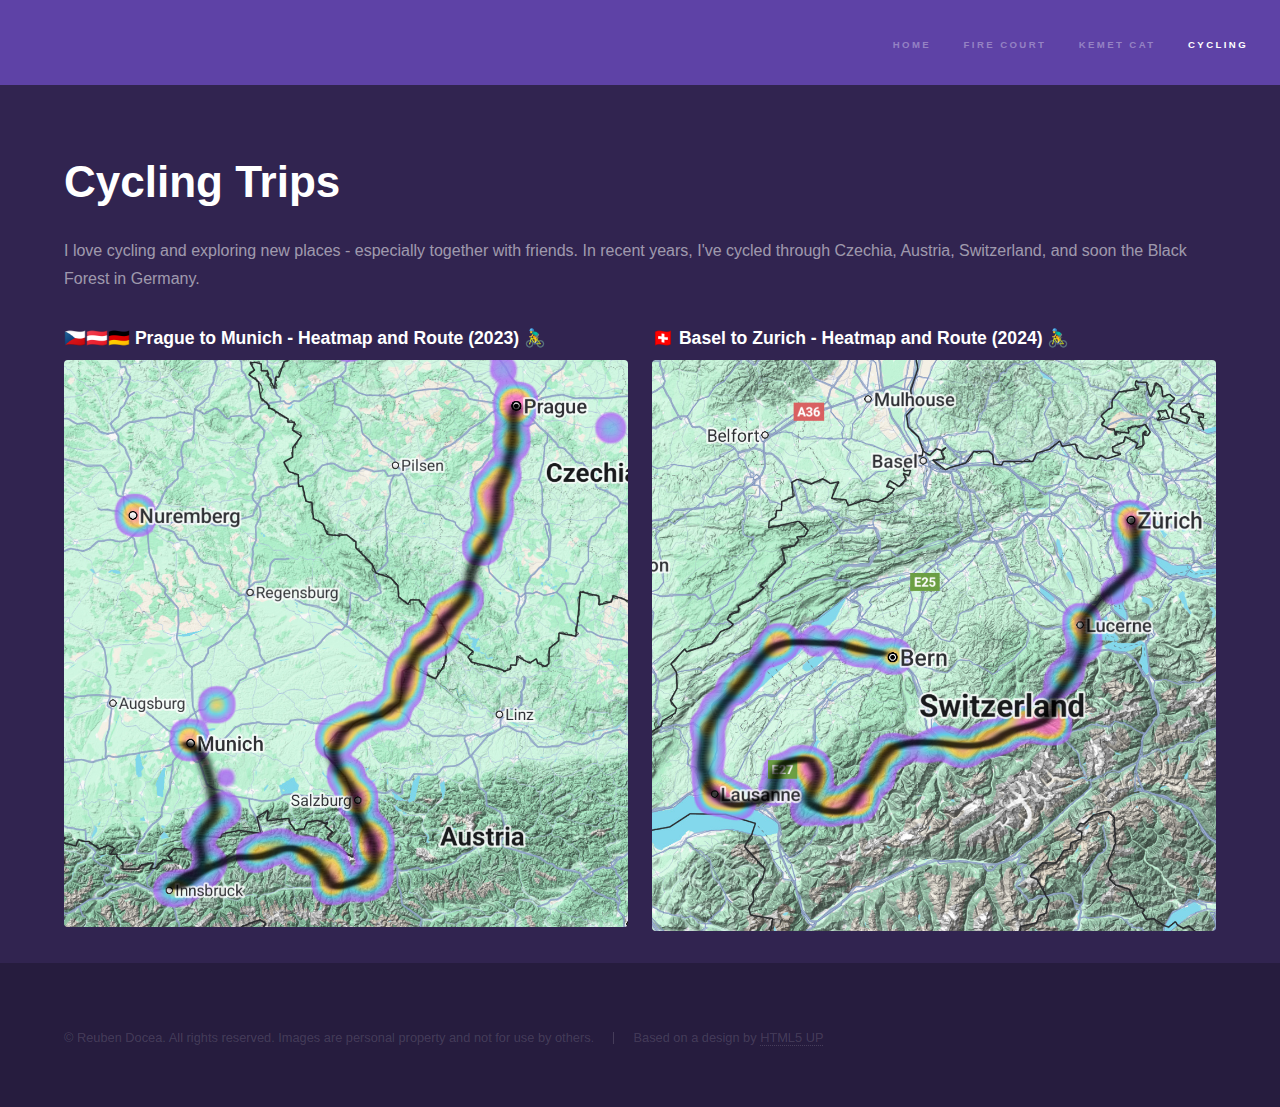
<file: cycling.html>
<!DOCTYPE HTML>
<!--
	Hyperspace by HTML5 UP
	html5up.net | @ajlkn
	Free for personal and commercial use under the CCA 3.0 license (html5up.net/license)
-->
<html>
	<head>
		<title>Cycling - Trips with my bike and friends</title>
		<meta charset="utf-8" />
		<meta name="viewport" content="width=device-width, initial-scale=1, user-scalable=no" />
		<link rel="stylesheet" href="assets/css/main.css" />
		<noscript><link rel="stylesheet" href="assets/css/noscript.css" /></noscript>
		<style>
			/* Ensure header is above any content */
			#header {
				z-index: 15 !important;
				position: relative;
			}
		</style>
	</head>
	<body class="is-preload">

		<!-- Header -->
			<header id="header">
				<a href="index.html" class="title"></a>
				<nav>
					<ul>
						<li><a href="index.html">Home</a></li>
						<li><a href="firecourt.html">Fire Court</a></li>
						<li><a href="kemet-cat.html">Kemet Cat</a></li>
						<li><a href="cycling.html" class="active">Cycling</a></li>
					</ul>
				</nav>
			</header>

		<!-- Wrapper -->
			<div id="wrapper">

				<!-- Main -->
					<section id="main" class="wrapper">
						<div class="inner">
							<h1>Cycling Trips</h1>
							<p>I love cycling and exploring new places - especially together with friends. In recent years, I've cycled through Czechia, Austria, Switzerland, and soon the Black Forest in Germany.</p>
							<div class="row gtr-uniform">
								<div class="col-6 col-12-medium offset-1">
									<h3>🇨🇿🇦🇹🇩🇪 Prague to Munich - Heatmap and Route (2023) 🚴‍♂️</h3>
									<span class="image fit"><img src="images/cycling/cycle_map_czechia-austria.jpg" alt="Cycling heatmap Czechia and Austria" /></span>
								</div>
								<div class="col-6 col-12-medium">
									<h3>🇨🇭 Basel to Zurich - Heatmap and Route (2024) 🚴‍♂️</h3>
									<span class="image fit"><img src="images/cycling/cycle_map_switzerland.jpg" alt="Cycling heatmap Switzerland" /></span>
								</div>
							</div>
						</div>
					</section>

			</div>

		<!-- Footer -->
			<footer id="footer" class="wrapper alt">
				<div class="inner">
					<ul class="menu">
						<li>&copy; Reuben Docea. All rights reserved. Images are personal property and not for use by others.</li><li>Based on a design by <a href="http://html5up.net">HTML5 UP</a></li>
					</ul>
				</div>
			</footer>

		<!-- Scripts -->
			<script src="assets/js/jquery.min.js"></script>
			<script src="assets/js/jquery.scrollex.min.js"></script>
			<script src="assets/js/jquery.scrolly.min.js"></script>
			<script src="assets/js/browser.min.js"></script>
			<script src="assets/js/breakpoints.min.js"></script>
			<script src="assets/js/util.js"></script>
			<script src="assets/js/main.js"></script>

	</body>
</html>
</file>
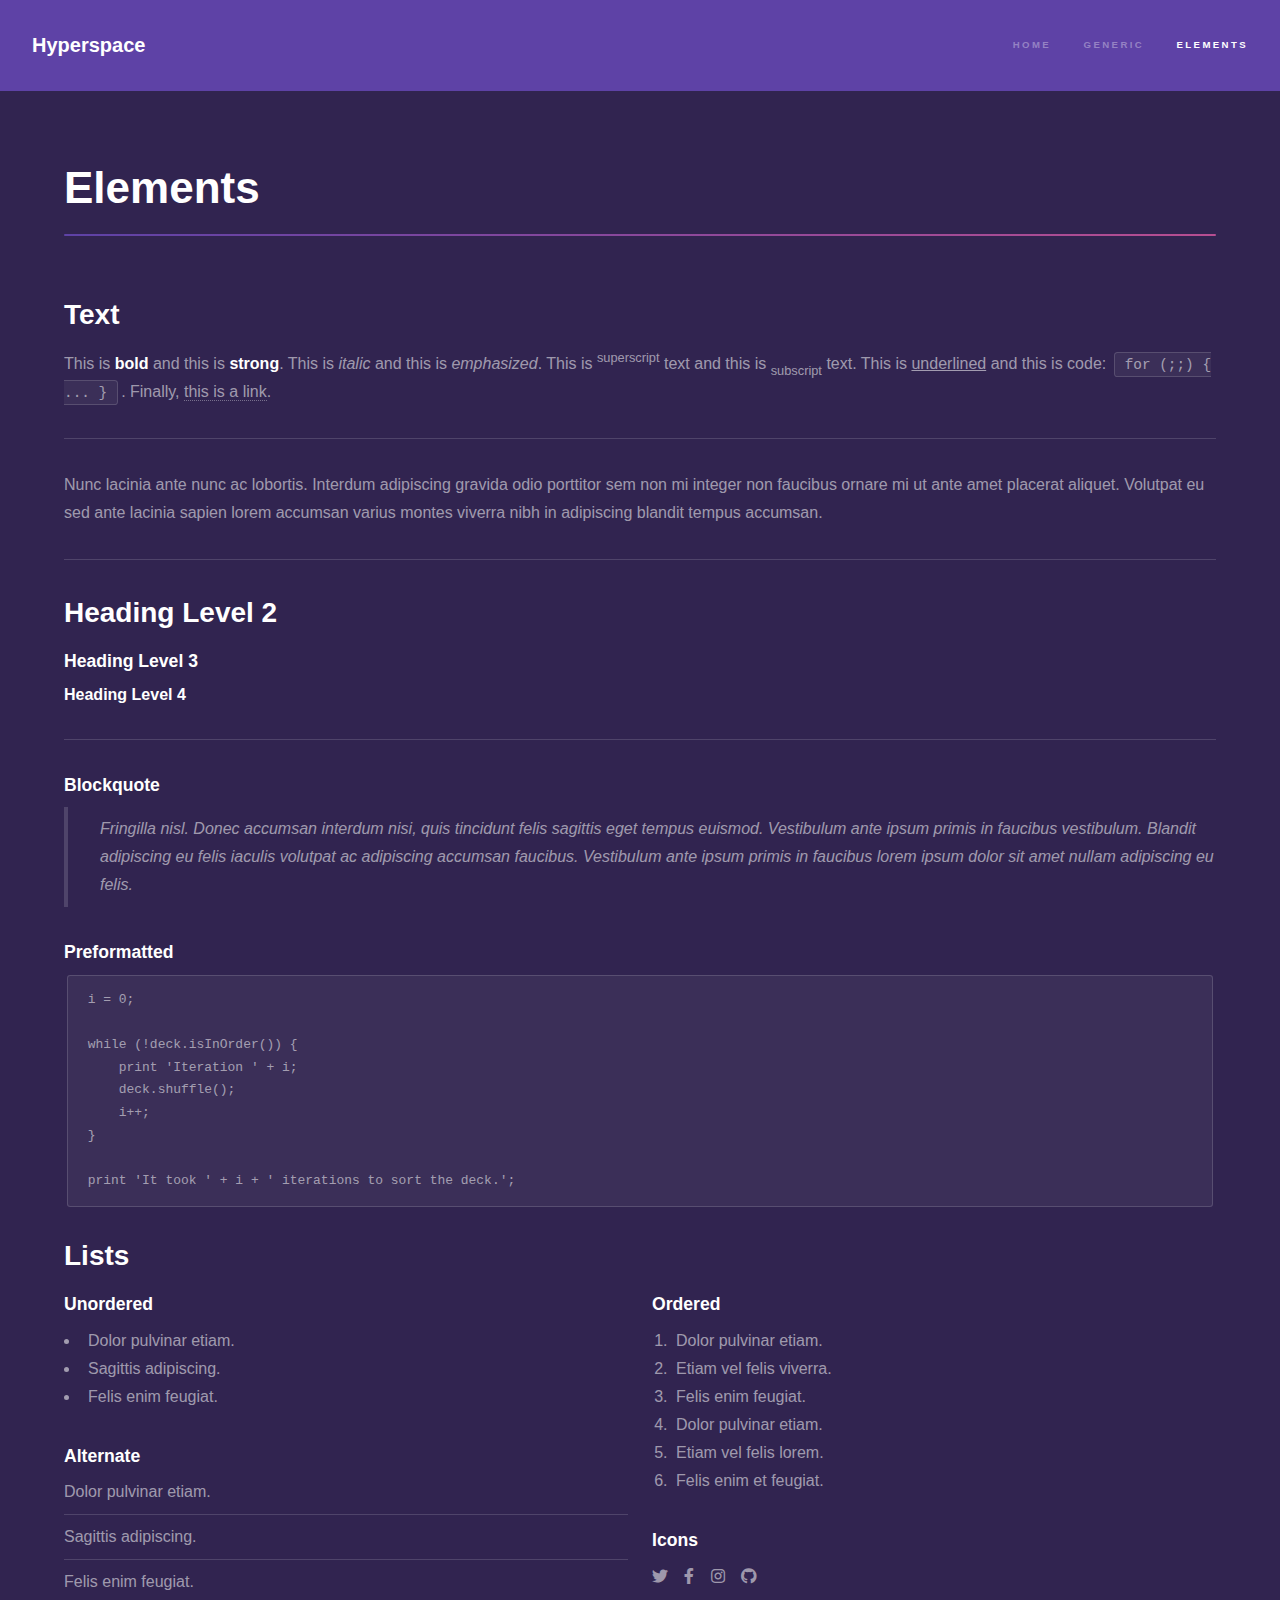
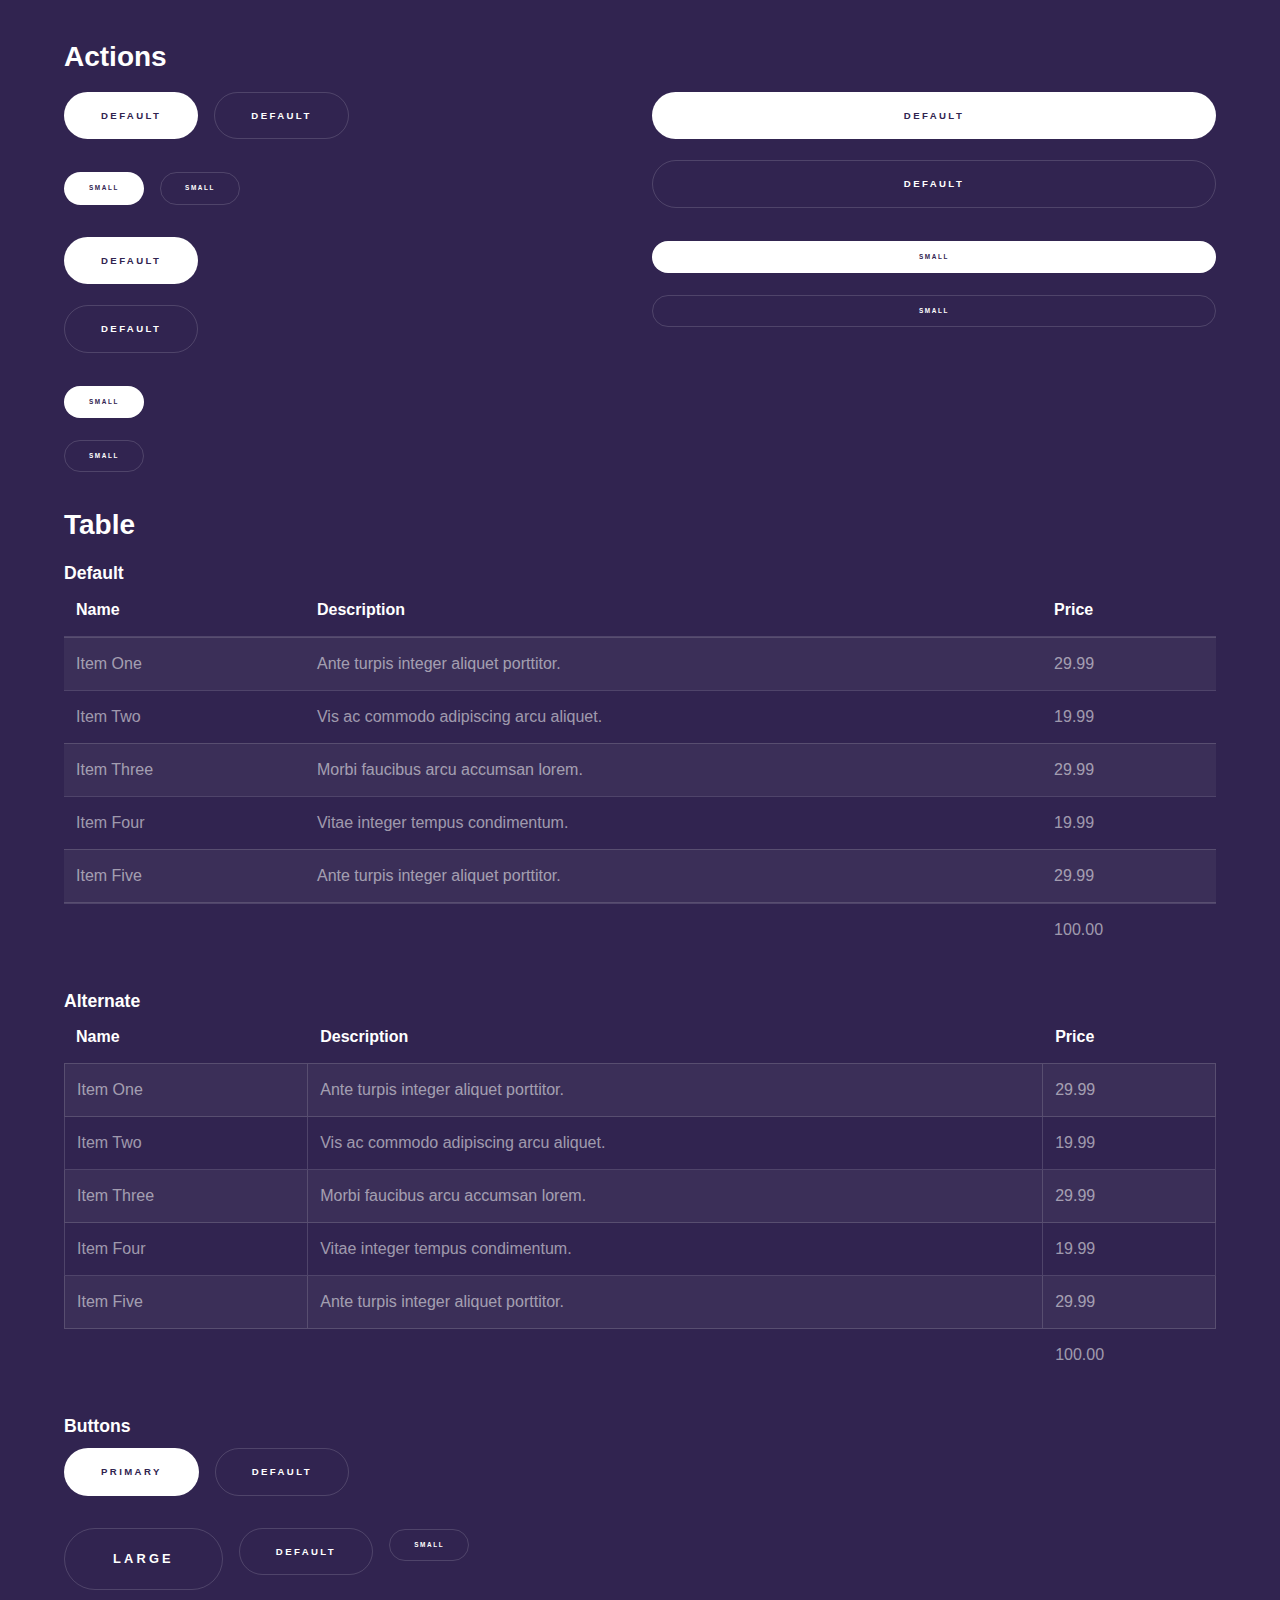
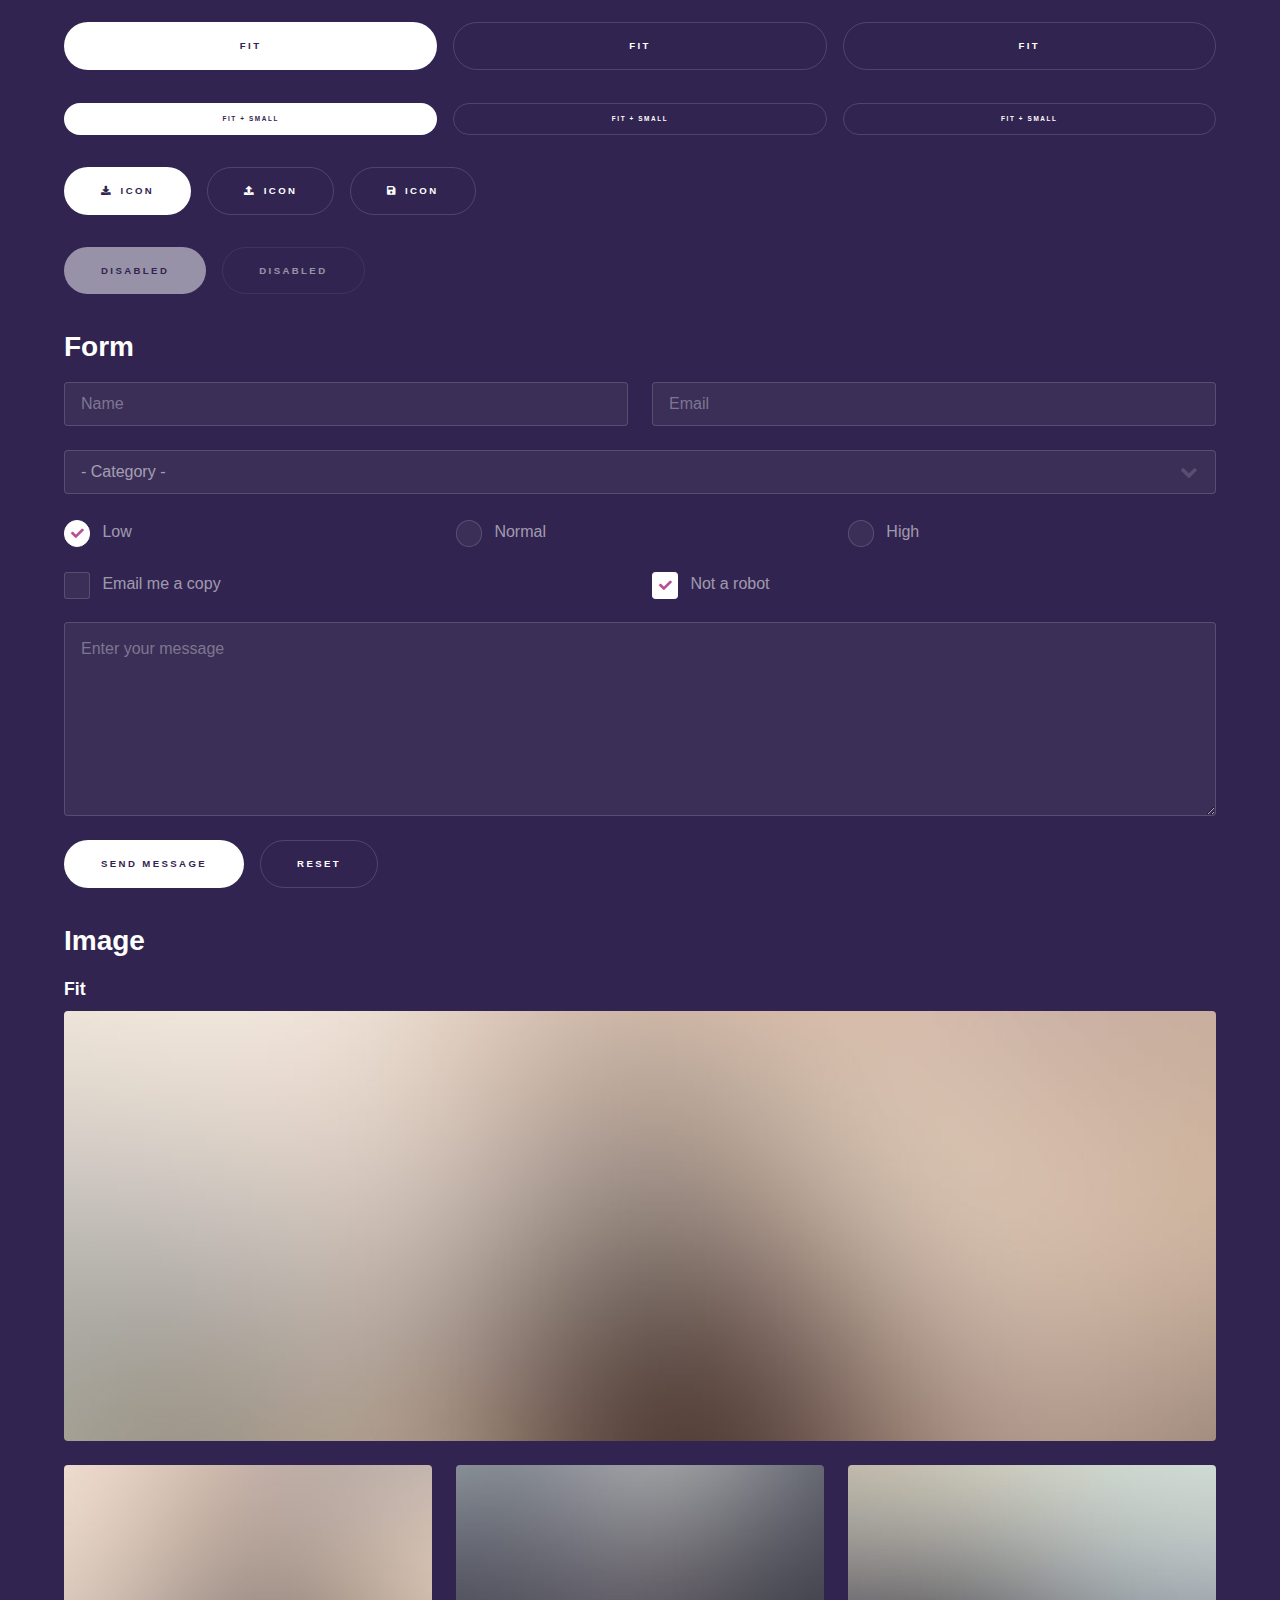
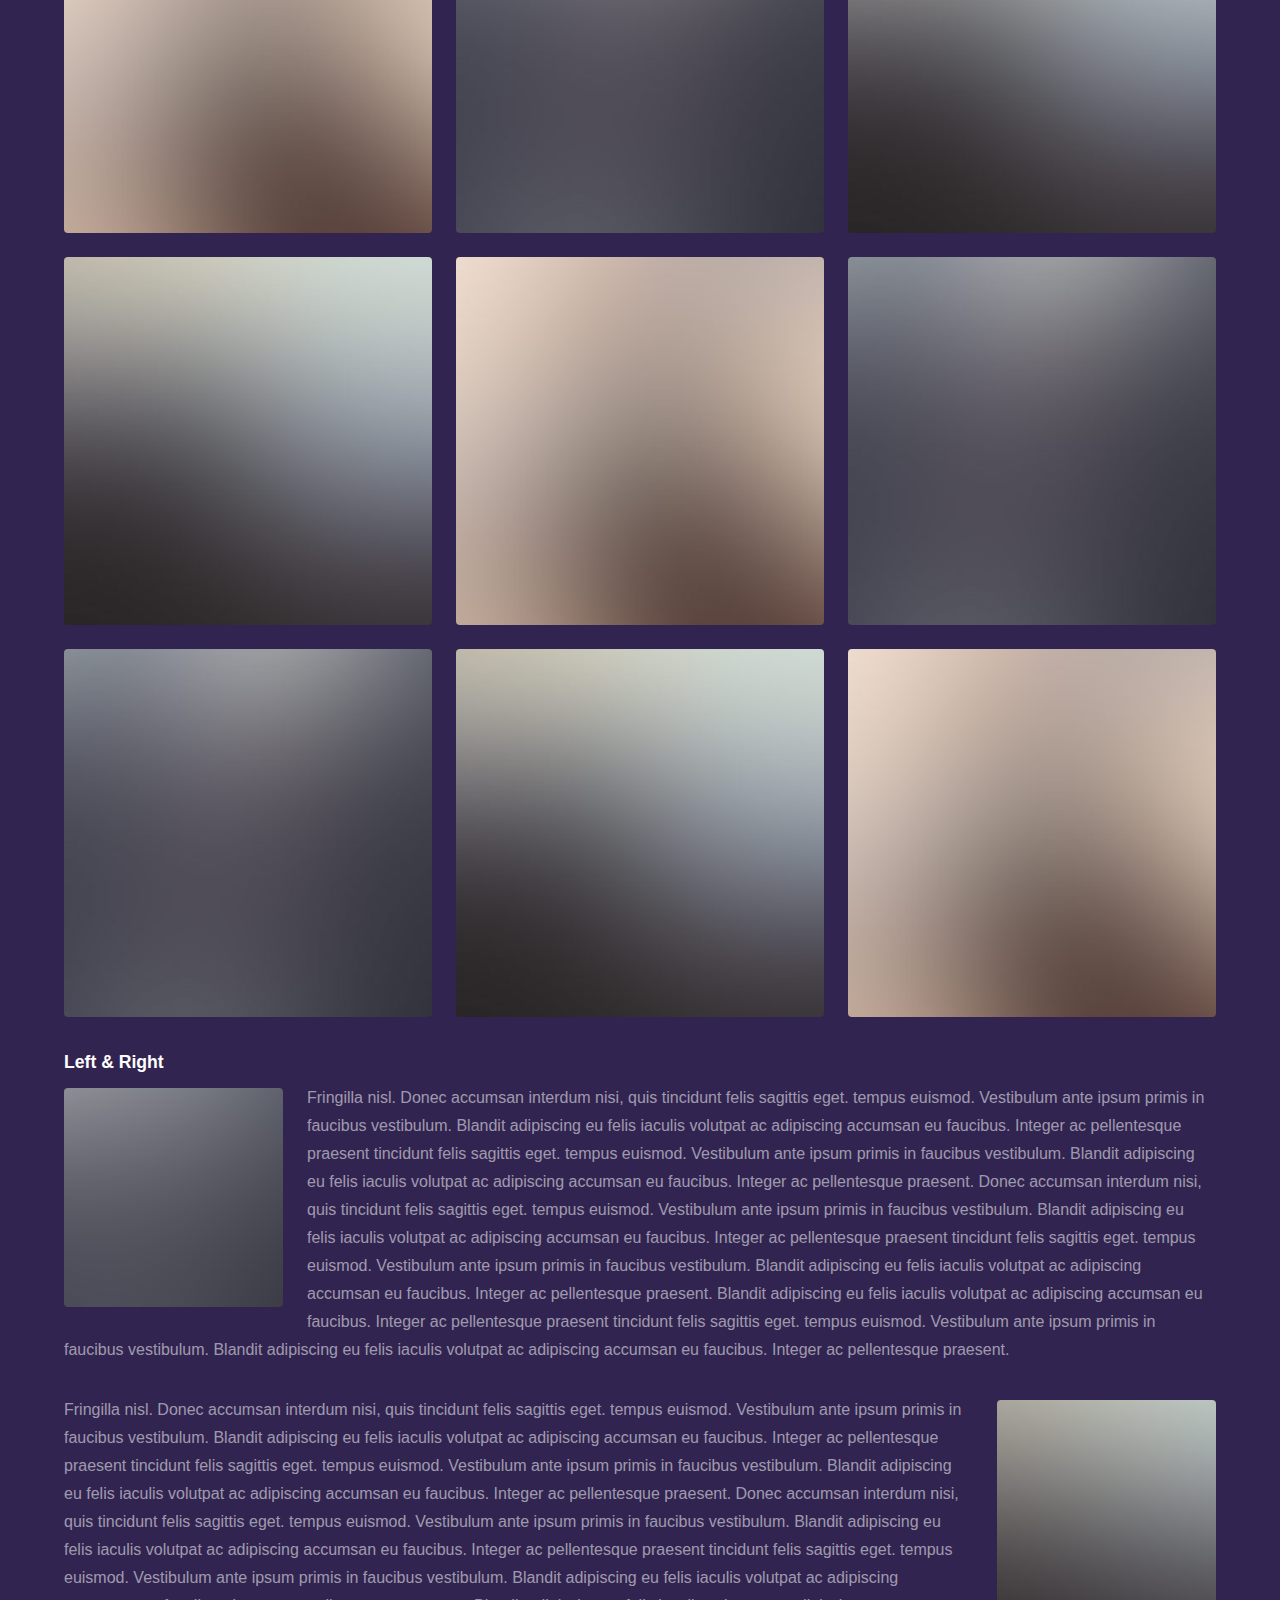
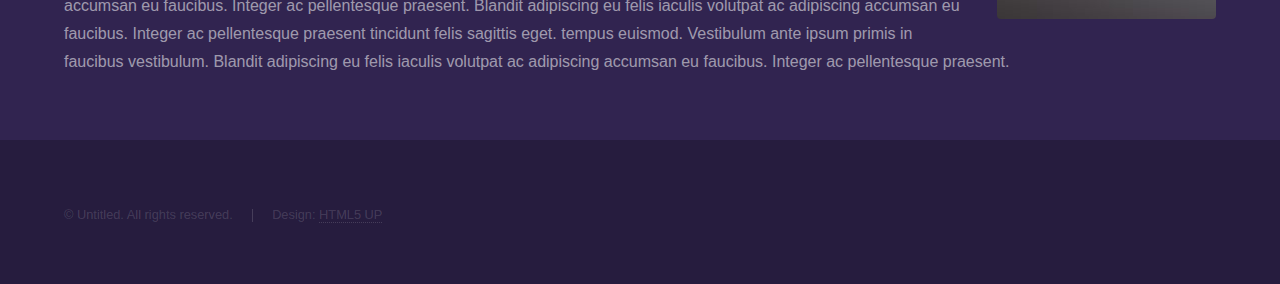
<file: elements.html>
<!DOCTYPE HTML>
<!--
	Hyperspace by HTML5 UP
	html5up.net | @ajlkn
	Free for personal and commercial use under the CCA 3.0 license (html5up.net/license)
-->
<html>
	<head>
		<title>Elements - Hyperspace by HTML5 UP</title>
		<meta charset="utf-8" />
		<meta name="viewport" content="width=device-width, initial-scale=1, user-scalable=no" />
		<link rel="stylesheet" href="assets/css/main.css" />
		<noscript><link rel="stylesheet" href="assets/css/noscript.css" /></noscript>
	</head>
	<body class="is-preload">

		<!-- Header -->
			<header id="header">
				<a href="index.html" class="title">Hyperspace</a>
				<nav>
					<ul>
						<li><a href="index.html">Home</a></li>
						<li><a href="generic.html">Generic</a></li>
						<li><a href="elements.html"  class="active">Elements</a></li>
					</ul>
				</nav>
			</header>

		<!-- Wrapper -->
			<div id="wrapper">

				<!-- Main -->
					<section id="main" class="wrapper">
						<div class="inner">
							<h1 class="major">Elements</h1>

							<!-- Text -->
								<section>
									<h2>Text</h2>
									<p>This is <b>bold</b> and this is <strong>strong</strong>. This is <i>italic</i> and this is <em>emphasized</em>.
									This is <sup>superscript</sup> text and this is <sub>subscript</sub> text.
									This is <u>underlined</u> and this is code: <code>for (;;) { ... }</code>. Finally, <a href="#">this is a link</a>.</p>
									<hr />
									<p>Nunc lacinia ante nunc ac lobortis. Interdum adipiscing gravida odio porttitor sem non mi integer non faucibus ornare mi ut ante amet placerat aliquet. Volutpat eu sed ante lacinia sapien lorem accumsan varius montes viverra nibh in adipiscing blandit tempus accumsan.</p>
									<hr />
									<h2>Heading Level 2</h2>
									<h3>Heading Level 3</h3>
									<h4>Heading Level 4</h4>
									<hr />
									<h3>Blockquote</h3>
									<blockquote>Fringilla nisl. Donec accumsan interdum nisi, quis tincidunt felis sagittis eget tempus euismod. Vestibulum ante ipsum primis in faucibus vestibulum. Blandit adipiscing eu felis iaculis volutpat ac adipiscing accumsan faucibus. Vestibulum ante ipsum primis in faucibus lorem ipsum dolor sit amet nullam adipiscing eu felis.</blockquote>
									<h3>Preformatted</h3>
									<pre><code>i = 0;

while (!deck.isInOrder()) {
    print 'Iteration ' + i;
    deck.shuffle();
    i++;
}

print 'It took ' + i + ' iterations to sort the deck.';</code></pre>
								</section>

							<!-- Lists -->
								<section>
									<h2>Lists</h2>
									<div class="row">
										<div class="col-6 col-12-medium">
											<h3>Unordered</h3>
											<ul>
												<li>Dolor pulvinar etiam.</li>
												<li>Sagittis adipiscing.</li>
												<li>Felis enim feugiat.</li>
											</ul>
											<h3>Alternate</h3>
											<ul class="alt">
												<li>Dolor pulvinar etiam.</li>
												<li>Sagittis adipiscing.</li>
												<li>Felis enim feugiat.</li>
											</ul>
										</div>
										<div class="col-6 col-12-medium">
											<h3>Ordered</h3>
											<ol>
												<li>Dolor pulvinar etiam.</li>
												<li>Etiam vel felis viverra.</li>
												<li>Felis enim feugiat.</li>
												<li>Dolor pulvinar etiam.</li>
												<li>Etiam vel felis lorem.</li>
												<li>Felis enim et feugiat.</li>
											</ol>
											<h3>Icons</h3>
											<ul class="icons">
												<li><a href="#" class="icon brands fa-twitter"><span class="label">Twitter</span></a></li>
												<li><a href="#" class="icon brands fa-facebook-f"><span class="label">Facebook</span></a></li>
												<li><a href="#" class="icon brands fa-instagram"><span class="label">Instagram</span></a></li>
												<li><a href="#" class="icon brands fa-github"><span class="label">Github</span></a></li>
											</ul>
										</div>
									</div>
									<h2>Actions</h2>
									<div class="row">
										<div class="col-6 col-12-medium">
											<ul class="actions">
												<li><a href="#" class="button primary">Default</a></li>
												<li><a href="#" class="button">Default</a></li>
											</ul>
											<ul class="actions small">
												<li><a href="#" class="button primary small">Small</a></li>
												<li><a href="#" class="button small">Small</a></li>
											</ul>
											<ul class="actions stacked">
												<li><a href="#" class="button primary">Default</a></li>
												<li><a href="#" class="button">Default</a></li>
											</ul>
											<ul class="actions stacked">
												<li><a href="#" class="button primary small">Small</a></li>
												<li><a href="#" class="button small">Small</a></li>
											</ul>
										</div>
										<div class="col-6 col-12-medium">
											<ul class="actions stacked">
												<li><a href="#" class="button primary fit">Default</a></li>
												<li><a href="#" class="button fit">Default</a></li>
											</ul>
											<ul class="actions stacked">
												<li><a href="#" class="button primary small fit">Small</a></li>
												<li><a href="#" class="button small fit">Small</a></li>
											</ul>
										</div>
									</div>
								</section>

							<!-- Table -->
								<section>
									<h2>Table</h2>
									<h3>Default</h3>
									<div class="table-wrapper">
										<table>
											<thead>
												<tr>
													<th>Name</th>
													<th>Description</th>
													<th>Price</th>
												</tr>
											</thead>
											<tbody>
												<tr>
													<td>Item One</td>
													<td>Ante turpis integer aliquet porttitor.</td>
													<td>29.99</td>
												</tr>
												<tr>
													<td>Item Two</td>
													<td>Vis ac commodo adipiscing arcu aliquet.</td>
													<td>19.99</td>
												</tr>
												<tr>
													<td>Item Three</td>
													<td> Morbi faucibus arcu accumsan lorem.</td>
													<td>29.99</td>
												</tr>
												<tr>
													<td>Item Four</td>
													<td>Vitae integer tempus condimentum.</td>
													<td>19.99</td>
												</tr>
												<tr>
													<td>Item Five</td>
													<td>Ante turpis integer aliquet porttitor.</td>
													<td>29.99</td>
												</tr>
											</tbody>
											<tfoot>
												<tr>
													<td colspan="2"></td>
													<td>100.00</td>
												</tr>
											</tfoot>
										</table>
									</div>

									<h3>Alternate</h3>
									<div class="table-wrapper">
										<table class="alt">
											<thead>
												<tr>
													<th>Name</th>
													<th>Description</th>
													<th>Price</th>
												</tr>
											</thead>
											<tbody>
												<tr>
													<td>Item One</td>
													<td>Ante turpis integer aliquet porttitor.</td>
													<td>29.99</td>
												</tr>
												<tr>
													<td>Item Two</td>
													<td>Vis ac commodo adipiscing arcu aliquet.</td>
													<td>19.99</td>
												</tr>
												<tr>
													<td>Item Three</td>
													<td> Morbi faucibus arcu accumsan lorem.</td>
													<td>29.99</td>
												</tr>
												<tr>
													<td>Item Four</td>
													<td>Vitae integer tempus condimentum.</td>
													<td>19.99</td>
												</tr>
												<tr>
													<td>Item Five</td>
													<td>Ante turpis integer aliquet porttitor.</td>
													<td>29.99</td>
												</tr>
											</tbody>
											<tfoot>
												<tr>
													<td colspan="2"></td>
													<td>100.00</td>
												</tr>
											</tfoot>
										</table>
									</div>
								</section>

							<!-- Buttons -->
								<section>
									<h3>Buttons</h3>
									<ul class="actions">
										<li><a href="#" class="button primary">Primary</a></li>
										<li><a href="#" class="button">Default</a></li>
									</ul>
									<ul class="actions">
										<li><a href="#" class="button large">Large</a></li>
										<li><a href="#" class="button">Default</a></li>
										<li><a href="#" class="button small">Small</a></li>
									</ul>
									<ul class="actions fit">
										<li><a href="#" class="button primary fit">Fit</a></li>
										<li><a href="#" class="button fit">Fit</a></li>
										<li><a href="#" class="button fit">Fit</a></li>
									</ul>
									<ul class="actions fit small">
										<li><a href="#" class="button primary fit small">Fit + Small</a></li>
										<li><a href="#" class="button fit small">Fit + Small</a></li>
										<li><a href="#" class="button fit small">Fit + Small</a></li>
									</ul>
									<ul class="actions">
										<li><a href="#" class="button primary icon solid fa-download">Icon</a></li>
										<li><a href="#" class="button icon solid fa-upload">Icon</a></li>
										<li><a href="#" class="button icon solid fa-save">Icon</a></li>
									</ul>
									<ul class="actions">
										<li><span class="button primary disabled">Disabled</span></li>
										<li><span class="button disabled">Disabled</span></li>
									</ul>
								</section>

							<!-- Form -->
								<section>
									<h2>Form</h2>
									<form method="post" action="#">
										<div class="row gtr-uniform">
											<div class="col-6 col-12-xsmall">
												<input type="text" name="demo-name" id="demo-name" value="" placeholder="Name" />
											</div>
											<div class="col-6 col-12-xsmall">
												<input type="email" name="demo-email" id="demo-email" value="" placeholder="Email" />
											</div>
											<div class="col-12">
												<select name="demo-category" id="demo-category">
													<option value="">- Category -</option>
													<option value="1">Manufacturing</option>
													<option value="1">Shipping</option>
													<option value="1">Administration</option>
													<option value="1">Human Resources</option>
												</select>
											</div>
											<div class="col-4 col-12-small">
												<input type="radio" id="demo-priority-low" name="demo-priority" checked>
												<label for="demo-priority-low">Low</label>
											</div>
											<div class="col-4 col-12-small">
												<input type="radio" id="demo-priority-normal" name="demo-priority">
												<label for="demo-priority-normal">Normal</label>
											</div>
											<div class="col-4 col-12-small">
												<input type="radio" id="demo-priority-high" name="demo-priority">
												<label for="demo-priority-high">High</label>
											</div>
											<div class="col-6 col-12-small">
												<input type="checkbox" id="demo-copy" name="demo-copy">
												<label for="demo-copy">Email me a copy</label>
											</div>
											<div class="col-6 col-12-small">
												<input type="checkbox" id="demo-human" name="demo-human" checked>
												<label for="demo-human">Not a robot</label>
											</div>
											<div class="col-12">
												<textarea name="demo-message" id="demo-message" placeholder="Enter your message" rows="6"></textarea>
											</div>
											<div class="col-12">
												<ul class="actions">
													<li><input type="submit" value="Send Message" class="primary" /></li>
													<li><input type="reset" value="Reset" /></li>
												</ul>
											</div>
										</div>
									</form>
								</section>

							<!-- Image -->
								<section>
									<h2>Image</h2>
									<h3>Fit</h3>
									<div class="box alt">
										<div class="row gtr-uniform">
											<div class="col-12"><span class="image fit"><img src="images/pic04.jpg" alt="" /></span></div>
											<div class="col-4"><span class="image fit"><img src="images/pic01.jpg" alt="" /></span></div>
											<div class="col-4"><span class="image fit"><img src="images/pic02.jpg" alt="" /></span></div>
											<div class="col-4"><span class="image fit"><img src="images/pic03.jpg" alt="" /></span></div>
											<div class="col-4"><span class="image fit"><img src="images/pic03.jpg" alt="" /></span></div>
											<div class="col-4"><span class="image fit"><img src="images/pic01.jpg" alt="" /></span></div>
											<div class="col-4"><span class="image fit"><img src="images/pic02.jpg" alt="" /></span></div>
											<div class="col-4"><span class="image fit"><img src="images/pic02.jpg" alt="" /></span></div>
											<div class="col-4"><span class="image fit"><img src="images/pic03.jpg" alt="" /></span></div>
											<div class="col-4"><span class="image fit"><img src="images/pic01.jpg" alt="" /></span></div>
										</div>
									</div>
									<h3>Left &amp; Right</h3>
									<p><span class="image left"><img src="images/pic05.jpg" alt="" /></span>Fringilla nisl. Donec accumsan interdum nisi, quis tincidunt felis sagittis eget. tempus euismod. Vestibulum ante ipsum primis in faucibus vestibulum. Blandit adipiscing eu felis iaculis volutpat ac adipiscing accumsan eu faucibus. Integer ac pellentesque praesent tincidunt felis sagittis eget. tempus euismod. Vestibulum ante ipsum primis in faucibus vestibulum. Blandit adipiscing eu felis iaculis volutpat ac adipiscing accumsan eu faucibus. Integer ac pellentesque praesent. Donec accumsan interdum nisi, quis tincidunt felis sagittis eget. tempus euismod. Vestibulum ante ipsum primis in faucibus vestibulum. Blandit adipiscing eu felis iaculis volutpat ac adipiscing accumsan eu faucibus. Integer ac pellentesque praesent tincidunt felis sagittis eget. tempus euismod. Vestibulum ante ipsum primis in faucibus vestibulum. Blandit adipiscing eu felis iaculis volutpat ac adipiscing accumsan eu faucibus. Integer ac pellentesque praesent. Blandit adipiscing eu felis iaculis volutpat ac adipiscing accumsan eu faucibus. Integer ac pellentesque praesent tincidunt felis sagittis eget. tempus euismod. Vestibulum ante ipsum primis in faucibus vestibulum. Blandit adipiscing eu felis iaculis volutpat ac adipiscing accumsan eu faucibus. Integer ac pellentesque praesent.</p>
									<p><span class="image right"><img src="images/pic06.jpg" alt="" /></span>Fringilla nisl. Donec accumsan interdum nisi, quis tincidunt felis sagittis eget. tempus euismod. Vestibulum ante ipsum primis in faucibus vestibulum. Blandit adipiscing eu felis iaculis volutpat ac adipiscing accumsan eu faucibus. Integer ac pellentesque praesent tincidunt felis sagittis eget. tempus euismod. Vestibulum ante ipsum primis in faucibus vestibulum. Blandit adipiscing eu felis iaculis volutpat ac adipiscing accumsan eu faucibus. Integer ac pellentesque praesent. Donec accumsan interdum nisi, quis tincidunt felis sagittis eget. tempus euismod. Vestibulum ante ipsum primis in faucibus vestibulum. Blandit adipiscing eu felis iaculis volutpat ac adipiscing accumsan eu faucibus. Integer ac pellentesque praesent tincidunt felis sagittis eget. tempus euismod. Vestibulum ante ipsum primis in faucibus vestibulum. Blandit adipiscing eu felis iaculis volutpat ac adipiscing accumsan eu faucibus. Integer ac pellentesque praesent. Blandit adipiscing eu felis iaculis volutpat ac adipiscing accumsan eu faucibus. Integer ac pellentesque praesent tincidunt felis sagittis eget. tempus euismod. Vestibulum ante ipsum primis in faucibus vestibulum. Blandit adipiscing eu felis iaculis volutpat ac adipiscing accumsan eu faucibus. Integer ac pellentesque praesent.</p>
								</section>

						</div>
					</section>

			</div>

		<!-- Footer -->
			<footer id="footer" class="wrapper alt">
				<div class="inner">
					<ul class="menu">
						<li>&copy; Untitled. All rights reserved.</li><li>Design: <a href="http://html5up.net">HTML5 UP</a></li>
					</ul>
				</div>
			</footer>

		<!-- Scripts -->
			<script src="assets/js/jquery.min.js"></script>
			<script src="assets/js/jquery.scrollex.min.js"></script>
			<script src="assets/js/jquery.scrolly.min.js"></script>
			<script src="assets/js/browser.min.js"></script>
			<script src="assets/js/breakpoints.min.js"></script>
			<script src="assets/js/util.js"></script>
			<script src="assets/js/main.js"></script>

	</body>
</html>
</file>
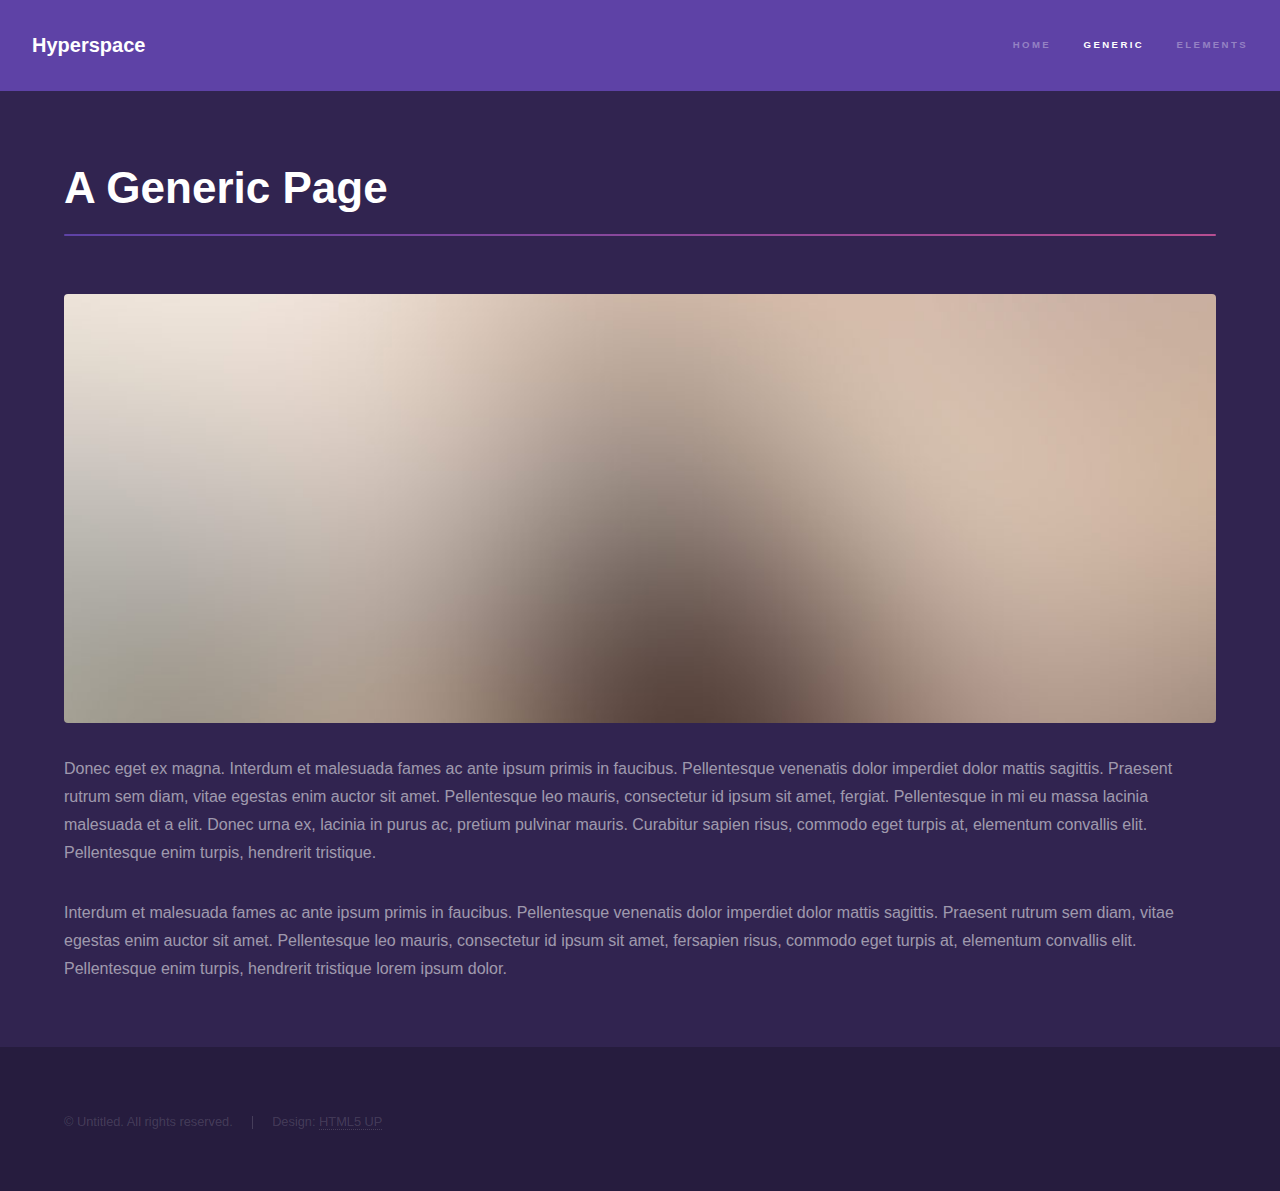
<file: generic.html>
<!DOCTYPE HTML>
<!--
	Hyperspace by HTML5 UP
	html5up.net | @ajlkn
	Free for personal and commercial use under the CCA 3.0 license (html5up.net/license)
-->
<html>
	<head>
		<title>Generic - Hyperspace by HTML5 UP</title>
		<meta charset="utf-8" />
		<meta name="viewport" content="width=device-width, initial-scale=1, user-scalable=no" />
		<link rel="stylesheet" href="assets/css/main.css" />
		<noscript><link rel="stylesheet" href="assets/css/noscript.css" /></noscript>
	</head>
	<body class="is-preload">

		<!-- Header -->
			<header id="header">
				<a href="index.html" class="title">Hyperspace</a>
				<nav>
					<ul>
						<li><a href="index.html">Home</a></li>
						<li><a href="generic.html" class="active">Generic</a></li>
						<li><a href="elements.html">Elements</a></li>
					</ul>
				</nav>
			</header>

		<!-- Wrapper -->
			<div id="wrapper">

				<!-- Main -->
					<section id="main" class="wrapper">
						<div class="inner">
							<h1 class="major">A Generic Page</h1>
							<span class="image fit"><img src="images/pic04.jpg" alt="" /></span>
							<p>Donec eget ex magna. Interdum et malesuada fames ac ante ipsum primis in faucibus. Pellentesque venenatis dolor imperdiet dolor mattis sagittis. Praesent rutrum sem diam, vitae egestas enim auctor sit amet. Pellentesque leo mauris, consectetur id ipsum sit amet, fergiat. Pellentesque in mi eu massa lacinia malesuada et a elit. Donec urna ex, lacinia in purus ac, pretium pulvinar mauris. Curabitur sapien risus, commodo eget turpis at, elementum convallis elit. Pellentesque enim turpis, hendrerit tristique.</p>
							<p>Interdum et malesuada fames ac ante ipsum primis in faucibus. Pellentesque venenatis dolor imperdiet dolor mattis sagittis. Praesent rutrum sem diam, vitae egestas enim auctor sit amet. Pellentesque leo mauris, consectetur id ipsum sit amet, fersapien risus, commodo eget turpis at, elementum convallis elit. Pellentesque enim turpis, hendrerit tristique lorem ipsum dolor.</p>
						</div>
					</section>

			</div>

		<!-- Footer -->
			<footer id="footer" class="wrapper alt">
				<div class="inner">
					<ul class="menu">
						<li>&copy; Untitled. All rights reserved.</li><li>Design: <a href="http://html5up.net">HTML5 UP</a></li>
					</ul>
				</div>
			</footer>

		<!-- Scripts -->
			<script src="assets/js/jquery.min.js"></script>
			<script src="assets/js/jquery.scrollex.min.js"></script>
			<script src="assets/js/jquery.scrolly.min.js"></script>
			<script src="assets/js/browser.min.js"></script>
			<script src="assets/js/breakpoints.min.js"></script>
			<script src="assets/js/util.js"></script>
			<script src="assets/js/main.js"></script>

	</body>
</html>
</file>
<file: assets/css/noscript.css>
/*
	Hyperspace by HTML5 UP
	html5up.net | @ajlkn
	Free for personal and commercial use under the CCA 3.0 license (html5up.net/license)
*/

/* Spotlights */

	.spotlights > section > .image:before {
		opacity: 0 !important;
	}

	.spotlights > section > .content > .inner {
		-moz-transform: none !important;
		-webkit-transform: none !important;
		-ms-transform: none !important;
		transform: none !important;
		opacity: 1 !important;
	}

/* Wrapper */

	.wrapper > .inner {
		opacity: 1 !important;
		-moz-transform: none !important;
		-webkit-transform: none !important;
		-ms-transform: none !important;
		transform: none !important;
	}

/* Sidebar */

	#sidebar > .inner {
		opacity: 1 !important;
	}

	#sidebar nav > ul > li {
		-moz-transform: none !important;
		-webkit-transform: none !important;
		-ms-transform: none !important;
		transform: none !important;
		opacity: 1 !important;
	}
</file>
<file: assets/css/main.css>
@import url(fontawesome-all.min.css);

/*
	Hyperspace by HTML5 UP
	html5up.net | @ajlkn
	Free for personal and commercial use under the CCA 3.0 license (html5up.net/license)
*/

html, body, div, span, applet, object,
iframe, h1, h2, h3, h4, h5, h6, p, blockquote,
pre, a, abbr, acronym, address, big, cite,
code, del, dfn, em, img, ins, kbd, q, s, samp,
small, strike, strong, sub, sup, tt, var, b,
u, i, center, dl, dt, dd, ol, ul, li, fieldset,
form, label, legend, table, caption, tbody,
tfoot, thead, tr, th, td, article, aside,
canvas, details, embed, figure, figcaption,
footer, header, hgroup, menu, nav, output, ruby,
section, summary, time, mark, audio, video {
	margin: 0;
	padding: 0;
	border: 0;
	font-size: 100%;
	font: inherit;
	vertical-align: baseline;}

article, aside, details, figcaption, figure,
footer, header, hgroup, menu, nav, section {
	display: block;}

body {
	line-height: 1;
}

ol, ul {
	list-style: none;
}

blockquote, q {
	quotes: none;
}

	blockquote:before, blockquote:after, q:before, q:after {
		content: '';
		content: none;
	}

table {
	border-collapse: collapse;
	border-spacing: 0;
}

body {
	-webkit-text-size-adjust: none;
}

mark {
	background-color: transparent;
	color: inherit;
}

input::-moz-focus-inner {
	border: 0;
	padding: 0;
}

input, select, textarea {
	-moz-appearance: none;
	-webkit-appearance: none;
	-ms-appearance: none;
	appearance: none;
}

/* Basic */

	@-ms-viewport {
		width: device-width;
	}

	body {
		-ms-overflow-style: scrollbar;
	}

	@media screen and (max-width: 480px) {

		html, body {
			min-width: 320px;
		}

	}

	html {
		box-sizing: border-box;
	}

	*, *:before, *:after {
		box-sizing: inherit;
	}

	body {
		background: #312450;
	}

		body.is-preload *, body.is-preload *:before, body.is-preload *:after {
			-moz-animation: none !important;
			-webkit-animation: none !important;
			-ms-animation: none !important;
			animation: none !important;
			-moz-transition: none !important;
			-webkit-transition: none !important;
			-ms-transition: none !important;
			transition: none !important;
		}

/* Type */

	body, input, select, textarea {
		color: rgba(255, 255, 255, 0.55);
		font-family: Arial, Helvetica, sans-serif;
		font-size: 16.5pt;
		font-weight: normal;
		line-height: 1.75;
	}

		@media screen and (max-width: 1680px) {

			body, input, select, textarea {
				font-size: 13pt;
			}

		}

		@media screen and (max-width: 1280px) {

			body, input, select, textarea {
				font-size: 12pt;
			}

		}

		@media screen and (max-width: 360px) {

			body, input, select, textarea {
				font-size: 11pt;
			}

		}

	a {
		-moz-transition: color 0.2s ease, border-bottom-color 0.2s ease;
		-webkit-transition: color 0.2s ease, border-bottom-color 0.2s ease;
		-ms-transition: color 0.2s ease, border-bottom-color 0.2s ease;
		transition: color 0.2s ease, border-bottom-color 0.2s ease;
		border-bottom: dotted 1px rgba(255, 255, 255, 0.35);
		color: inherit;
		text-decoration: none;
	}

		a:hover {
			border-bottom-color: transparent;
			color: #ffffff;
		}

	strong, b {
		color: #ffffff;
		font-weight: bold;
	}

	em, i {
		font-style: italic;
	}

	p {
		margin: 0 0 2em 0;
	}

	h1, h2, h3, h4, h5, h6 {
		color: #ffffff;
		font-weight: bold;
		line-height: 1.5;
		margin: 0 0 0.5em 0;
	}

		h1 a, h2 a, h3 a, h4 a, h5 a, h6 a {
			color: inherit;
			text-decoration: none;
		}

	h1 {
		font-size: 2.75em;
	}

		h1.major {
			margin: 0 0 1.3em 0;
			position: relative;
			padding-bottom: 0.35em;
		}

			h1.major:after {
				background-image: -moz-linear-gradient(to right, #5e42a6, #b74e91);
				background-image: -webkit-linear-gradient(to right, #5e42a6, #b74e91);
				background-image: -ms-linear-gradient(to right, #5e42a6, #b74e91);
				background-image: linear-gradient(to right, #5e42a6, #b74e91);
				-moz-transition: max-width 0.2s ease;
				-webkit-transition: max-width 0.2s ease;
				-ms-transition: max-width 0.2s ease;
				transition: max-width 0.2s ease;
				border-radius: 0.2em;
				bottom: 0;
				content: '';
				height: 0.05em;
				position: absolute;
				right: 0;
				width: 100%;
			}

	h2 {
		font-size: 1.75em;
	}

	h3 {
		font-size: 1.1em;
	}

	h4 {
		font-size: 1em;
	}

	h5 {
		font-size: 0.8em;
	}

	h6 {
		font-size: 0.6em;
	}

	@media screen and (max-width: 736px) {

		h1 {
			font-size: 2em;
		}

		h2 {
			font-size: 1.25em;
		}

		h3 {
			font-size: 1em;
		}

		h4 {
			font-size: 0.8em;
		}

		h5 {
			font-size: 0.6em;
		}

		h6 {
			font-size: 0.6em;
		}

	}

	sub {
		font-size: 0.8em;
		position: relative;
		top: 0.5em;
	}

	sup {
		font-size: 0.8em;
		position: relative;
		top: -0.5em;
	}

	blockquote {
		border-left: solid 4px rgba(255, 255, 255, 0.15);
		font-style: italic;
		margin: 0 0 2em 0;
		padding: 0.5em 0 0.5em 2em;
	}

	code {
		background: rgba(255, 255, 255, 0.05);
		border-radius: 0.25em;
		border: solid 1px rgba(255, 255, 255, 0.15);
		font-family: "Courier New", monospace;
		font-size: 0.9em;
		margin: 0 0.25em;
		padding: 0.25em 0.65em;
	}

	pre {
		-webkit-overflow-scrolling: touch;
		font-family: "Courier New", monospace;
		font-size: 0.9em;
		margin: 0 0 2em 0;
	}

		pre code {
			display: block;
			line-height: 1.75em;
			padding: 1em 1.5em;
			overflow-x: auto;
		}

	hr {
		border: 0;
		border-bottom: solid 1px rgba(255, 255, 255, 0.15);
		margin: 2em 0;
	}

		hr.major {
			margin: 3em 0;
		}

	.align-left {
		text-align: left;
	}

	.align-center {
		text-align: center;
	}

	.align-right {
		text-align: right;
	}

/* Row */

	.row {
		display: flex;
		flex-wrap: wrap;
		box-sizing: border-box;
		align-items: stretch;
	}

		.row > * {
			box-sizing: border-box;
		}

		.row.gtr-uniform > * > :last-child {
			margin-bottom: 0;
		}

		.row.aln-left {
			justify-content: flex-start;
		}

		.row.aln-center {
			justify-content: center;
		}

		.row.aln-right {
			justify-content: flex-end;
		}

		.row.aln-top {
			align-items: flex-start;
		}

		.row.aln-middle {
			align-items: center;
		}

		.row.aln-bottom {
			align-items: flex-end;
		}

		.row > .imp {
			order: -1;
		}

		.row > .col-1 {
			width: 8.33333%;
		}

		.row > .off-1 {
			margin-left: 8.33333%;
		}

		.row > .col-2 {
			width: 16.66667%;
		}

		.row > .off-2 {
			margin-left: 16.66667%;
		}

		.row > .col-3 {
			width: 25%;
		}

		.row > .off-3 {
			margin-left: 25%;
		}

		.row > .col-4 {
			width: 33.33333%;
		}

		.row > .off-4 {
			margin-left: 33.33333%;
		}

		.row > .col-5 {
			width: 41.66667%;
		}

		.row > .off-5 {
			margin-left: 41.66667%;
		}

		.row > .col-6 {
			width: 50%;
		}

		.row > .off-6 {
			margin-left: 50%;
		}

		.row > .col-7 {
			width: 58.33333%;
		}

		.row > .off-7 {
			margin-left: 58.33333%;
		}

		.row > .col-8 {
			width: 66.66667%;
		}

		.row > .off-8 {
			margin-left: 66.66667%;
		}

		.row > .col-9 {
			width: 75%;
		}

		.row > .off-9 {
			margin-left: 75%;
		}

		.row > .col-10 {
			width: 83.33333%;
		}

		.row > .off-10 {
			margin-left: 83.33333%;
		}

		.row > .col-11 {
			width: 91.66667%;
		}

		.row > .off-11 {
			margin-left: 91.66667%;
		}

		.row > .col-12 {
			width: 100%;
		}

		.row > .off-12 {
			margin-left: 100%;
		}

		.row.gtr-0 {
			margin-top: 0;
			margin-left: 0em;
		}

			.row.gtr-0 > * {
				padding: 0 0 0 0em;
			}

			.row.gtr-0.gtr-uniform {
				margin-top: 0em;
			}

				.row.gtr-0.gtr-uniform > * {
					padding-top: 0em;
				}

		.row.gtr-25 {
			margin-top: 0;
			margin-left: -0.375em;
		}

			.row.gtr-25 > * {
				padding: 0 0 0 0.375em;
			}

			.row.gtr-25.gtr-uniform {
				margin-top: -0.375em;
			}

				.row.gtr-25.gtr-uniform > * {
					padding-top: 0.375em;
				}

		.row.gtr-50 {
			margin-top: 0;
			margin-left: -0.75em;
		}

			.row.gtr-50 > * {
				padding: 0 0 0 0.75em;
			}

			.row.gtr-50.gtr-uniform {
				margin-top: -0.75em;
			}

				.row.gtr-50.gtr-uniform > * {
					padding-top: 0.75em;
				}

		.row {
			margin-top: 0;
			margin-left: -1.5em;
		}

			.row > * {
				padding: 0 0 0 1.5em;
			}

			.row.gtr-uniform {
				margin-top: -1.5em;
			}

				.row.gtr-uniform > * {
					padding-top: 1.5em;
				}

		.row.gtr-150 {
			margin-top: 0;
			margin-left: -2.25em;
		}

			.row.gtr-150 > * {
				padding: 0 0 0 2.25em;
			}

			.row.gtr-150.gtr-uniform {
				margin-top: -2.25em;
			}

				.row.gtr-150.gtr-uniform > * {
					padding-top: 2.25em;
				}

		.row.gtr-200 {
			margin-top: 0;
			margin-left: -3em;
		}

			.row.gtr-200 > * {
				padding: 0 0 0 3em;
			}

			.row.gtr-200.gtr-uniform {
				margin-top: -3em;
			}

				.row.gtr-200.gtr-uniform > * {
					padding-top: 3em;
				}

		@media screen and (max-width: 1680px) {

			.row {
				display: flex;
				flex-wrap: wrap;
				box-sizing: border-box;
				align-items: stretch;
			}

				.row > * {
					box-sizing: border-box;
				}

				.row.gtr-uniform > * > :last-child {
					margin-bottom: 0;
				}

				.row.aln-left {
					justify-content: flex-start;
				}

				.row.aln-center {
					justify-content: center;
				}

				.row.aln-right {
					justify-content: flex-end;
				}

				.row.aln-top {
					align-items: flex-start;
				}

				.row.aln-middle {
					align-items: center;
				}

				.row.aln-bottom {
					align-items: flex-end;
				}

				.row > .imp-xlarge {
					order: -1;
				}

				.row > .col-1-xlarge {
					width: 8.33333%;
				}

				.row > .off-1-xlarge {
					margin-left: 8.33333%;
				}

				.row > .col-2-xlarge {
					width: 16.66667%;
				}

				.row > .off-2-xlarge {
					margin-left: 16.66667%;
				}

				.row > .col-3-xlarge {
					width: 25%;
				}

				.row > .off-3-xlarge {
					margin-left: 25%;
				}

				.row > .col-4-xlarge {
					width: 33.33333%;
				}

				.row > .off-4-xlarge {
					margin-left: 33.33333%;
				}

				.row > .col-5-xlarge {
					width: 41.66667%;
				}

				.row > .off-5-xlarge {
					margin-left: 41.66667%;
				}

				.row > .col-6-xlarge {
					width: 50%;
				}

				.row > .off-6-xlarge {
					margin-left: 50%;
				}

				.row > .col-7-xlarge {
					width: 58.33333%;
				}

				.row > .off-7-xlarge {
					margin-left: 58.33333%;
				}

				.row > .col-8-xlarge {
					width: 66.66667%;
				}

				.row > .off-8-xlarge {
					margin-left: 66.66667%;
				}

				.row > .col-9-xlarge {
					width: 75%;
				}

				.row > .off-9-xlarge {
					margin-left: 75%;
				}

				.row > .col-10-xlarge {
					width: 83.33333%;
				}

				.row > .off-10-xlarge {
					margin-left: 83.33333%;
				}

				.row > .col-11-xlarge {
					width: 91.66667%;
				}

				.row > .off-11-xlarge {
					margin-left: 91.66667%;
				}

				.row > .col-12-xlarge {
					width: 100%;
				}

				.row > .off-12-xlarge {
					margin-left: 100%;
				}

				.row.gtr-0 {
					margin-top: 0;
					margin-left: 0em;
				}

					.row.gtr-0 > * {
						padding: 0 0 0 0em;
					}

					.row.gtr-0.gtr-uniform {
						margin-top: 0em;
					}

						.row.gtr-0.gtr-uniform > * {
							padding-top: 0em;
						}

				.row.gtr-25 {
					margin-top: 0;
					margin-left: -0.375em;
				}

					.row.gtr-25 > * {
						padding: 0 0 0 0.375em;
					}

					.row.gtr-25.gtr-uniform {
						margin-top: -0.375em;
					}

						.row.gtr-25.gtr-uniform > * {
							padding-top: 0.375em;
						}

				.row.gtr-50 {
					margin-top: 0;
					margin-left: -0.75em;
				}

					.row.gtr-50 > * {
						padding: 0 0 0 0.75em;
					}

					.row.gtr-50.gtr-uniform {
						margin-top: -0.75em;
					}

						.row.gtr-50.gtr-uniform > * {
							padding-top: 0.75em;
						}

				.row {
					margin-top: 0;
					margin-left: -1.5em;
				}

					.row > * {
						padding: 0 0 0 1.5em;
					}

					.row.gtr-uniform {
						margin-top: -1.5em;
					}

						.row.gtr-uniform > * {
							padding-top: 1.5em;
						}

				.row.gtr-150 {
					margin-top: 0;
					margin-left: -2.25em;
				}

					.row.gtr-150 > * {
						padding: 0 0 0 2.25em;
					}

					.row.gtr-150.gtr-uniform {
						margin-top: -2.25em;
					}

						.row.gtr-150.gtr-uniform > * {
							padding-top: 2.25em;
						}

				.row.gtr-200 {
					margin-top: 0;
					margin-left: -3em;
				}

					.row.gtr-200 > * {
						padding: 0 0 0 3em;
					}

					.row.gtr-200.gtr-uniform {
						margin-top: -3em;
					}

						.row.gtr-200.gtr-uniform > * {
							padding-top: 3em;
						}

		}

		@media screen and (max-width: 1280px) {

			.row {
				display: flex;
				flex-wrap: wrap;
				box-sizing: border-box;
				align-items: stretch;
			}

				.row > * {
					box-sizing: border-box;
				}

				.row.gtr-uniform > * > :last-child {
					margin-bottom: 0;
				}

				.row.aln-left {
					justify-content: flex-start;
				}

				.row.aln-center {
					justify-content: center;
				}

				.row.aln-right {
					justify-content: flex-end;
				}

				.row.aln-top {
					align-items: flex-start;
				}

				.row.aln-middle {
					align-items: center;
				}

				.row.aln-bottom {
					align-items: flex-end;
				}

				.row > .imp-large {
					order: -1;
				}

				.row > .col-1-large {
					width: 8.33333%;
				}

				.row > .off-1-large {
					margin-left: 8.33333%;
				}

				.row > .col-2-large {
					width: 16.66667%;
				}

				.row > .off-2-large {
					margin-left: 16.66667%;
				}

				.row > .col-3-large {
					width: 25%;
				}

				.row > .off-3-large {
					margin-left: 25%;
				}

				.row > .col-4-large {
					width: 33.33333%;
				}

				.row > .off-4-large {
					margin-left: 33.33333%;
				}

				.row > .col-5-large {
					width: 41.66667%;
				}

				.row > .off-5-large {
					margin-left: 41.66667%;
				}

				.row > .col-6-large {
					width: 50%;
				}

				.row > .off-6-large {
					margin-left: 50%;
				}

				.row > .col-7-large {
					width: 58.33333%;
				}

				.row > .off-7-large {
					margin-left: 58.33333%;
				}

				.row > .col-8-large {
					width: 66.66667%;
				}

				.row > .off-8-large {
					margin-left: 66.66667%;
				}

				.row > .col-9-large {
					width: 75%;
				}

				.row > .off-9-large {
					margin-left: 75%;
				}

				.row > .col-10-large {
					width: 83.33333%;
				}

				.row > .off-10-large {
					margin-left: 83.33333%;
				}

				.row > .col-11-large {
					width: 91.66667%;
				}

				.row > .off-11-large {
					margin-left: 91.66667%;
				}

				.row > .col-12-large {
					width: 100%;
				}

				.row > .off-12-large {
					margin-left: 100%;
				}

				.row.gtr-0 {
					margin-top: 0;
					margin-left: 0em;
				}

					.row.gtr-0 > * {
						padding: 0 0 0 0em;
					}

					.row.gtr-0.gtr-uniform {
						margin-top: 0em;
					}

						.row.gtr-0.gtr-uniform > * {
							padding-top: 0em;
						}

				.row.gtr-25 {
					margin-top: 0;
					margin-left: -0.375em;
				}

					.row.gtr-25 > * {
						padding: 0 0 0 0.375em;
					}

					.row.gtr-25.gtr-uniform {
						margin-top: -0.375em;
					}

						.row.gtr-25.gtr-uniform > * {
							padding-top: 0.375em;
						}

				.row.gtr-50 {
					margin-top: 0;
					margin-left: -0.75em;
				}

					.row.gtr-50 > * {
						padding: 0 0 0 0.75em;
					}

					.row.gtr-50.gtr-uniform {
						margin-top: -0.75em;
					}

						.row.gtr-50.gtr-uniform > * {
							padding-top: 0.75em;
						}

				.row {
					margin-top: 0;
					margin-left: -1.5em;
				}

					.row > * {
						padding: 0 0 0 1.5em;
					}

					.row.gtr-uniform {
						margin-top: -1.5em;
					}

						.row.gtr-uniform > * {
							padding-top: 1.5em;
						}

				.row.gtr-150 {
					margin-top: 0;
					margin-left: -2.25em;
				}

					.row.gtr-150 > * {
						padding: 0 0 0 2.25em;
					}

					.row.gtr-150.gtr-uniform {
						margin-top: -2.25em;
					}

						.row.gtr-150.gtr-uniform > * {
							padding-top: 2.25em;
						}

				.row.gtr-200 {
					margin-top: 0;
					margin-left: -3em;
				}

					.row.gtr-200 > * {
						padding: 0 0 0 3em;
					}

					.row.gtr-200.gtr-uniform {
						margin-top: -3em;
					}

						.row.gtr-200.gtr-uniform > * {
							padding-top: 3em;
						}

		}

		@media screen and (max-width: 980px) {

			.row {
				display: flex;
				flex-wrap: wrap;
				box-sizing: border-box;
				align-items: stretch;
			}

				.row > * {
					box-sizing: border-box;
				}

				.row.gtr-uniform > * > :last-child {
					margin-bottom: 0;
				}

				.row.aln-left {
					justify-content: flex-start;
				}

				.row.aln-center {
					justify-content: center;
				}

				.row.aln-right {
					justify-content: flex-end;
				}

				.row.aln-top {
					align-items: flex-start;
				}

				.row.aln-middle {
					align-items: center;
				}

				.row.aln-bottom {
					align-items: flex-end;
				}

				.row > .imp-medium {
					order: -1;
				}

				.row > .col-1-medium {
					width: 8.33333%;
				}

				.row > .off-1-medium {
					margin-left: 8.33333%;
				}

				.row > .col-2-medium {
					width: 16.66667%;
				}

				.row > .off-2-medium {
					margin-left: 16.66667%;
				}

				.row > .col-3-medium {
					width: 25%;
				}

				.row > .off-3-medium {
					margin-left: 25%;
				}

				.row > .col-4-medium {
					width: 33.33333%;
				}

				.row > .off-4-medium {
					margin-left: 33.33333%;
				}

				.row > .col-5-medium {
					width: 41.66667%;
				}

				.row > .off-5-medium {
					margin-left: 41.66667%;
				}

				.row > .col-6-medium {
					width: 50%;
				}

				.row > .off-6-medium {
					margin-left: 50%;
				}

				.row > .col-7-medium {
					width: 58.33333%;
				}

				.row > .off-7-medium {
					margin-left: 58.33333%;
				}

				.row > .col-8-medium {
					width: 66.66667%;
				}

				.row > .off-8-medium {
					margin-left: 66.66667%;
				}

				.row > .col-9-medium {
					width: 75%;
				}

				.row > .off-9-medium {
					margin-left: 75%;
				}

				.row > .col-10-medium {
					width: 83.33333%;
				}

				.row > .off-10-medium {
					margin-left: 83.33333%;
				}

				.row > .col-11-medium {
					width: 91.66667%;
				}

				.row > .off-11-medium {
					margin-left: 91.66667%;
				}

				.row > .col-12-medium {
					width: 100%;
				}

				.row > .off-12-medium {
					margin-left: 100%;
				}

				.row.gtr-0 {
					margin-top: 0;
					margin-left: 0em;
				}

					.row.gtr-0 > * {
						padding: 0 0 0 0em;
					}

					.row.gtr-0.gtr-uniform {
						margin-top: 0em;
					}

						.row.gtr-0.gtr-uniform > * {
							padding-top: 0em;
						}

				.row.gtr-25 {
					margin-top: 0;
					margin-left: -0.375em;
				}

					.row.gtr-25 > * {
						padding: 0 0 0 0.375em;
					}

					.row.gtr-25.gtr-uniform {
						margin-top: -0.375em;
					}

						.row.gtr-25.gtr-uniform > * {
							padding-top: 0.375em;
						}

				.row.gtr-50 {
					margin-top: 0;
					margin-left: -0.75em;
				}

					.row.gtr-50 > * {
						padding: 0 0 0 0.75em;
					}

					.row.gtr-50.gtr-uniform {
						margin-top: -0.75em;
					}

						.row.gtr-50.gtr-uniform > * {
							padding-top: 0.75em;
						}

				.row {
					margin-top: 0;
					margin-left: -1.5em;
				}

					.row > * {
						padding: 0 0 0 1.5em;
					}

					.row.gtr-uniform {
						margin-top: -1.5em;
					}

						.row.gtr-uniform > * {
							padding-top: 1.5em;
						}

				.row.gtr-150 {
					margin-top: 0;
					margin-left: -2.25em;
				}

					.row.gtr-150 > * {
						padding: 0 0 0 2.25em;
					}

					.row.gtr-150.gtr-uniform {
						margin-top: -2.25em;
					}

						.row.gtr-150.gtr-uniform > * {
							padding-top: 2.25em;
						}

				.row.gtr-200 {
					margin-top: 0;
					margin-left: -3em;
				}

					.row.gtr-200 > * {
						padding: 0 0 0 3em;
					}

					.row.gtr-200.gtr-uniform {
						margin-top: -3em;
					}

						.row.gtr-200.gtr-uniform > * {
							padding-top: 3em;
						}

		}

		@media screen and (max-width: 736px) {

			.row {
				display: flex;
				flex-wrap: wrap;
				box-sizing: border-box;
				align-items: stretch;
			}

				.row > * {
					box-sizing: border-box;
				}

				.row.gtr-uniform > * > :last-child {
					margin-bottom: 0;
				}

				.row.aln-left {
					justify-content: flex-start;
				}

				.row.aln-center {
					justify-content: center;
				}

				.row.aln-right {
					justify-content: flex-end;
				}

				.row.aln-top {
					align-items: flex-start;
				}

				.row.aln-middle {
					align-items: center;
				}

				.row.aln-bottom {
					align-items: flex-end;
				}

				.row > .imp-small {
					order: -1;
				}

				.row > .col-1-small {
					width: 8.33333%;
				}

				.row > .off-1-small {
					margin-left: 8.33333%;
				}

				.row > .col-2-small {
					width: 16.66667%;
				}

				.row > .off-2-small {
					margin-left: 16.66667%;
				}

				.row > .col-3-small {
					width: 25%;
				}

				.row > .off-3-small {
					margin-left: 25%;
				}

				.row > .col-4-small {
					width: 33.33333%;
				}

				.row > .off-4-small {
					margin-left: 33.33333%;
				}

				.row > .col-5-small {
					width: 41.66667%;
				}

				.row > .off-5-small {
					margin-left: 41.66667%;
				}

				.row > .col-6-small {
					width: 50%;
				}

				.row > .off-6-small {
					margin-left: 50%;
				}

				.row > .col-7-small {
					width: 58.33333%;
				}

				.row > .off-7-small {
					margin-left: 58.33333%;
				}

				.row > .col-8-small {
					width: 66.66667%;
				}

				.row > .off-8-small {
					margin-left: 66.66667%;
				}

				.row > .col-9-small {
					width: 75%;
				}

				.row > .off-9-small {
					margin-left: 75%;
				}

				.row > .col-10-small {
					width: 83.33333%;
				}

				.row > .off-10-small {
					margin-left: 83.33333%;
				}

				.row > .col-11-small {
					width: 91.66667%;
				}

				.row > .off-11-small {
					margin-left: 91.66667%;
				}

				.row > .col-12-small {
					width: 100%;
				}

				.row > .off-12-small {
					margin-left: 100%;
				}

				.row.gtr-0 {
					margin-top: 0;
					margin-left: 0em;
				}

					.row.gtr-0 > * {
						padding: 0 0 0 0em;
					}

					.row.gtr-0.gtr-uniform {
						margin-top: 0em;
					}

						.row.gtr-0.gtr-uniform > * {
							padding-top: 0em;
						}

				.row.gtr-25 {
					margin-top: 0;
					margin-left: -0.375em;
				}

					.row.gtr-25 > * {
						padding: 0 0 0 0.375em;
					}

					.row.gtr-25.gtr-uniform {
						margin-top: -0.375em;
					}

						.row.gtr-25.gtr-uniform > * {
							padding-top: 0.375em;
						}

				.row.gtr-50 {
					margin-top: 0;
					margin-left: -0.75em;
				}

					.row.gtr-50 > * {
						padding: 0 0 0 0.75em;
					}

					.row.gtr-50.gtr-uniform {
						margin-top: -0.75em;
					}

						.row.gtr-50.gtr-uniform > * {
							padding-top: 0.75em;
						}

				.row {
					margin-top: 0;
					margin-left: -1.5em;
				}

					.row > * {
						padding: 0 0 0 1.5em;
					}

					.row.gtr-uniform {
						margin-top: -1.5em;
					}

						.row.gtr-uniform > * {
							padding-top: 1.5em;
						}

				.row.gtr-150 {
					margin-top: 0;
					margin-left: -2.25em;
				}

					.row.gtr-150 > * {
						padding: 0 0 0 2.25em;
					}

					.row.gtr-150.gtr-uniform {
						margin-top: -2.25em;
					}

						.row.gtr-150.gtr-uniform > * {
							padding-top: 2.25em;
						}

				.row.gtr-200 {
					margin-top: 0;
					margin-left: -3em;
				}

					.row.gtr-200 > * {
						padding: 0 0 0 3em;
					}

					.row.gtr-200.gtr-uniform {
						margin-top: -3em;
					}

						.row.gtr-200.gtr-uniform > * {
							padding-top: 3em;
						}

		}

		@media screen and (max-width: 480px) {

			.row {
				display: flex;
				flex-wrap: wrap;
				box-sizing: border-box;
				align-items: stretch;
			}

				.row > * {
					box-sizing: border-box;
				}

				.row.gtr-uniform > * > :last-child {
					margin-bottom: 0;
				}

				.row.aln-left {
					justify-content: flex-start;
				}

				.row.aln-center {
					justify-content: center;
				}

				.row.aln-right {
					justify-content: flex-end;
				}

				.row.aln-top {
					align-items: flex-start;
				}

				.row.aln-middle {
					align-items: center;
				}

				.row.aln-bottom {
					align-items: flex-end;
				}

				.row > .imp-xsmall {
					order: -1;
				}

				.row > .col-1-xsmall {
					width: 8.33333%;
				}

				.row > .off-1-xsmall {
					margin-left: 8.33333%;
				}

				.row > .col-2-xsmall {
					width: 16.66667%;
				}

				.row > .off-2-xsmall {
					margin-left: 16.66667%;
				}

				.row > .col-3-xsmall {
					width: 25%;
				}

				.row > .off-3-xsmall {
					margin-left: 25%;
				}

				.row > .col-4-xsmall {
					width: 33.33333%;
				}

				.row > .off-4-xsmall {
					margin-left: 33.33333%;
				}

				.row > .col-5-xsmall {
					width: 41.66667%;
				}

				.row > .off-5-xsmall {
					margin-left: 41.66667%;
				}

				.row > .col-6-xsmall {
					width: 50%;
				}

				.row > .off-6-xsmall {
					margin-left: 50%;
				}

				.row > .col-7-xsmall {
					width: 58.33333%;
				}

				.row > .off-7-xsmall {
					margin-left: 58.33333%;
				}

				.row > .col-8-xsmall {
					width: 66.66667%;
				}

				.row > .off-8-xsmall {
					margin-left: 66.66667%;
				}

				.row > .col-9-xsmall {
					width: 75%;
				}

				.row > .off-9-xsmall {
					margin-left: 75%;
				}

				.row > .col-10-xsmall {
					width: 83.33333%;
				}

				.row > .off-10-xsmall {
					margin-left: 83.33333%;
				}

				.row > .col-11-xsmall {
					width: 91.66667%;
				}

				.row > .off-11-xsmall {
					margin-left: 91.66667%;
				}

				.row > .col-12-xsmall {
					width: 100%;
				}

				.row > .off-12-xsmall {
					margin-left: 100%;
				}

				.row.gtr-0 {
					margin-top: 0;
					margin-left: 0em;
				}

					.row.gtr-0 > * {
						padding: 0 0 0 0em;
					}

					.row.gtr-0.gtr-uniform {
						margin-top: 0em;
					}

						.row.gtr-0.gtr-uniform > * {
							padding-top: 0em;
						}

				.row.gtr-25 {
					margin-top: 0;
					margin-left: -0.375em;
				}

					.row.gtr-25 > * {
						padding: 0 0 0 0.375em;
					}

					.row.gtr-25.gtr-uniform {
						margin-top: -0.375em;
					}

						.row.gtr-25.gtr-uniform > * {
							padding-top: 0.375em;
						}

				.row.gtr-50 {
					margin-top: 0;
					margin-left: -0.75em;
				}

					.row.gtr-50 > * {
						padding: 0 0 0 0.75em;
					}

					.row.gtr-50.gtr-uniform {
						margin-top: -0.75em;
					}

						.row.gtr-50.gtr-uniform > * {
							padding-top: 0.75em;
						}

				.row {
					margin-top: 0;
					margin-left: -1.5em;
				}

					.row > * {
						padding: 0 0 0 1.5em;
					}

					.row.gtr-uniform {
						margin-top: -1.5em;
					}

						.row.gtr-uniform > * {
							padding-top: 1.5em;
						}

				.row.gtr-150 {
					margin-top: 0;
					margin-left: -2.25em;
				}

					.row.gtr-150 > * {
						padding: 0 0 0 2.25em;
					}

					.row.gtr-150.gtr-uniform {
						margin-top: -2.25em;
					}

						.row.gtr-150.gtr-uniform > * {
							padding-top: 2.25em;
						}

				.row.gtr-200 {
					margin-top: 0;
					margin-left: -3em;
				}

					.row.gtr-200 > * {
						padding: 0 0 0 3em;
					}

					.row.gtr-200.gtr-uniform {
						margin-top: -3em;
					}

						.row.gtr-200.gtr-uniform > * {
							padding-top: 3em;
						}

		}

/* Box */

	.box {
		border-radius: 0.25em;
		border: solid 1px rgba(255, 255, 255, 0.15);
		margin-bottom: 2em;
		padding: 1.5em;
	}

		.box > :last-child,
		.box > :last-child > :last-child,
		.box > :last-child > :last-child > :last-child {
			margin-bottom: 0;
		}

		.box.alt {
			border: 0;
			border-radius: 0;
			padding: 0;
		}

/* Button */

	input[type="submit"],
	input[type="reset"],
	input[type="button"],
	button,
	.button {
		-moz-appearance: none;
		-webkit-appearance: none;
		-ms-appearance: none;
		appearance: none;
		-moz-transition: border-color 0.2s ease;
		-webkit-transition: border-color 0.2s ease;
		-ms-transition: border-color 0.2s ease;
		transition: border-color 0.2s ease;
		background-color: transparent;
		border: solid 1px !important;
		border-color: rgba(255, 255, 255, 0.15) !important;
		border-radius: 3em;
		color: #ffffff !important;
		cursor: pointer;
		display: inline-block;
		font-size: 0.6em;
		font-weight: bold;
		height: calc(4.75em + 2px);
		letter-spacing: 0.25em;
		line-height: 4.75em;
		outline: 0;
		padding: 0 3.75em;
		position: relative;
		text-align: center;
		text-decoration: none;
		text-transform: uppercase;
		white-space: nowrap;
	}

		input[type="submit"]:after,
		input[type="reset"]:after,
		input[type="button"]:after,
		button:after,
		.button:after {
			-moz-transform: scale(0.25);
			-webkit-transform: scale(0.25);
			-ms-transform: scale(0.25);
			transform: scale(0.25);
			pointer-events: none;
			-moz-transition: opacity 0.2s ease, -moz-transform 0.2s ease;
			-webkit-transition: opacity 0.2s ease, -webkit-transform 0.2s ease;
			-ms-transition: opacity 0.2s ease, -ms-transform 0.2s ease;
			transition: opacity 0.2s ease, transform 0.2s ease;
			background: #ffffff;
			border-radius: 3em;
			content: '';
			height: 100%;
			left: 0;
			opacity: 0;
			position: absolute;
			top: 0;
			width: 100%;
		}

		input[type="submit"].icon:before,
		input[type="reset"].icon:before,
		input[type="button"].icon:before,
		button.icon:before,
		.button.icon:before {
			margin-right: 0.75em;
		}

		input[type="submit"].fit,
		input[type="reset"].fit,
		input[type="button"].fit,
		button.fit,
		.button.fit {
			width: 100%;
		}

		input[type="submit"].small,
		input[type="reset"].small,
		input[type="button"].small,
		button.small,
		.button.small {
			font-size: 0.4em;
		}

		input[type="submit"].large,
		input[type="reset"].large,
		input[type="button"].large,
		button.large,
		.button.large {
			font-size: 0.8em;
		}

		input[type="submit"].primary,
		input[type="reset"].primary,
		input[type="button"].primary,
		button.primary,
		.button.primary {
			background-color: #ffffff;
			color: #312450 !important;
		}

			input[type="submit"].primary:after,
			input[type="reset"].primary:after,
			input[type="button"].primary:after,
			button.primary:after,
			.button.primary:after {
				display: none;
			}

		input[type="submit"].disabled, input[type="submit"]:disabled,
		input[type="reset"].disabled,
		input[type="reset"]:disabled,
		input[type="button"].disabled,
		input[type="button"]:disabled,
		button.disabled,
		button:disabled,
		.button.disabled,
		.button:disabled {
			cursor: default;
			opacity: 0.5;
			pointer-events: none;
		}

		input[type="submit"]:hover,
		input[type="reset"]:hover,
		input[type="button"]:hover,
		button:hover,
		.button:hover {
			border-color: rgba(255, 255, 255, 0.55) !important;
		}

			input[type="submit"]:hover:after,
			input[type="reset"]:hover:after,
			input[type="button"]:hover:after,
			button:hover:after,
			.button:hover:after {
				opacity: 0.05;
				-moz-transform: scale(1);
				-webkit-transform: scale(1);
				-ms-transform: scale(1);
				transform: scale(1);
			}

			input[type="submit"]:hover:active,
			input[type="reset"]:hover:active,
			input[type="button"]:hover:active,
			button:hover:active,
			.button:hover:active {
				border-color: #ffffff !important;
			}

				input[type="submit"]:hover:active:after,
				input[type="reset"]:hover:active:after,
				input[type="button"]:hover:active:after,
				button:hover:active:after,
				.button:hover:active:after {
					opacity: 0.1;
				}

/* Features */

	.features {
		display: -moz-flex;
		display: -webkit-flex;
		display: -ms-flex;
		display: flex;
		-moz-flex-wrap: wrap;
		-webkit-flex-wrap: wrap;
		-ms-flex-wrap: wrap;
		flex-wrap: wrap;
		border-radius: 0.25em;
		border: solid 1px rgba(255, 255, 255, 0.15);
		background: rgba(255, 255, 255, 0.05);
		margin: 0 0 2em 0;
	}

		.features section {
			padding: 3.5em 3em 1em 7em ;
			width: 50%;
			border-top: solid 1px rgba(255, 255, 255, 0.15);
			position: relative;
		}

			.features section:nth-child(-n + 2) {
				border-top-width: 0;
			}

			.features section:nth-child(2n) {
				border-left: solid 1px rgba(255, 255, 255, 0.15);
			}

			.features section .icon {
				-moz-transition: opacity 0.5s ease, -moz-transform 0.5s ease;
				-webkit-transition: opacity 0.5s ease, -webkit-transform 0.5s ease;
				-ms-transition: opacity 0.5s ease, -ms-transform 0.5s ease;
				transition: opacity 0.5s ease, transform 0.5s ease;
				-moz-transition-delay: 1s;
				-webkit-transition-delay: 1s;
				-ms-transition-delay: 1s;
				transition-delay: 1s;
				-moz-transform: scale(1);
				-webkit-transform: scale(1);
				-ms-transform: scale(1);
				transform: scale(1);
				position: absolute;
				left: 3em;
				top: 3em;
				opacity: 1;
			}

			.features section:nth-child(1) .icon {
				-moz-transition-delay: 0.15s;
				-webkit-transition-delay: 0.15s;
				-ms-transition-delay: 0.15s;
				transition-delay: 0.15s;
			}

			.features section:nth-child(2) .icon {
				-moz-transition-delay: 0.3s;
				-webkit-transition-delay: 0.3s;
				-ms-transition-delay: 0.3s;
				transition-delay: 0.3s;
			}

			.features section:nth-child(3) .icon {
				-moz-transition-delay: 0.45s;
				-webkit-transition-delay: 0.45s;
				-ms-transition-delay: 0.45s;
				transition-delay: 0.45s;
			}

			.features section:nth-child(4) .icon {
				-moz-transition-delay: 0.6s;
				-webkit-transition-delay: 0.6s;
				-ms-transition-delay: 0.6s;
				transition-delay: 0.6s;
			}

			.features section:nth-child(5) .icon {
				-moz-transition-delay: 0.75s;
				-webkit-transition-delay: 0.75s;
				-ms-transition-delay: 0.75s;
				transition-delay: 0.75s;
			}

			.features section:nth-child(6) .icon {
				-moz-transition-delay: 0.9s;
				-webkit-transition-delay: 0.9s;
				-ms-transition-delay: 0.9s;
				transition-delay: 0.9s;
			}

			.features section:nth-child(7) .icon {
				-moz-transition-delay: 1.05s;
				-webkit-transition-delay: 1.05s;
				-ms-transition-delay: 1.05s;
				transition-delay: 1.05s;
			}

			.features section:nth-child(8) .icon {
				-moz-transition-delay: 1.2s;
				-webkit-transition-delay: 1.2s;
				-ms-transition-delay: 1.2s;
				transition-delay: 1.2s;
			}

			.features section:nth-child(9) .icon {
				-moz-transition-delay: 1.35s;
				-webkit-transition-delay: 1.35s;
				-ms-transition-delay: 1.35s;
				transition-delay: 1.35s;
			}

			.features section:nth-child(10) .icon {
				-moz-transition-delay: 1.5s;
				-webkit-transition-delay: 1.5s;
				-ms-transition-delay: 1.5s;
				transition-delay: 1.5s;
			}

			.features section:nth-child(11) .icon {
				-moz-transition-delay: 1.65s;
				-webkit-transition-delay: 1.65s;
				-ms-transition-delay: 1.65s;
				transition-delay: 1.65s;
			}

			.features section:nth-child(12) .icon {
				-moz-transition-delay: 1.8s;
				-webkit-transition-delay: 1.8s;
				-ms-transition-delay: 1.8s;
				transition-delay: 1.8s;
			}

			.features section:nth-child(13) .icon {
				-moz-transition-delay: 1.95s;
				-webkit-transition-delay: 1.95s;
				-ms-transition-delay: 1.95s;
				transition-delay: 1.95s;
			}

			.features section:nth-child(14) .icon {
				-moz-transition-delay: 2.1s;
				-webkit-transition-delay: 2.1s;
				-ms-transition-delay: 2.1s;
				transition-delay: 2.1s;
			}

			.features section:nth-child(15) .icon {
				-moz-transition-delay: 2.25s;
				-webkit-transition-delay: 2.25s;
				-ms-transition-delay: 2.25s;
				transition-delay: 2.25s;
			}

			.features section:nth-child(16) .icon {
				-moz-transition-delay: 2.4s;
				-webkit-transition-delay: 2.4s;
				-ms-transition-delay: 2.4s;
				transition-delay: 2.4s;
			}

			.features section:nth-child(17) .icon {
				-moz-transition-delay: 2.55s;
				-webkit-transition-delay: 2.55s;
				-ms-transition-delay: 2.55s;
				transition-delay: 2.55s;
			}

			.features section:nth-child(18) .icon {
				-moz-transition-delay: 2.7s;
				-webkit-transition-delay: 2.7s;
				-ms-transition-delay: 2.7s;
				transition-delay: 2.7s;
			}

			.features section:nth-child(19) .icon {
				-moz-transition-delay: 2.85s;
				-webkit-transition-delay: 2.85s;
				-ms-transition-delay: 2.85s;
				transition-delay: 2.85s;
			}

			.features section:nth-child(20) .icon {
				-moz-transition-delay: 3s;
				-webkit-transition-delay: 3s;
				-ms-transition-delay: 3s;
				transition-delay: 3s;
			}

		.features.inactive section .icon {
			-moz-transform: scale(0.5);
			-webkit-transform: scale(0.5);
			-ms-transform: scale(0.5);
			transform: scale(0.5);
			opacity: 0;
		}

		@media screen and (max-width: 980px) {

			.features {
				display: block;
			}

				.features section {
					border-top-width: 1px !important;
					border-left-width: 0 !important;
					width: 100%;
				}

					.features section:first-child {
						border-top-width: 0 !important;
					}

		}

		@media screen and (max-width: 736px) {

			.features section {
				padding: 2.5em 1.5em 0.1em 5.5em ;
			}

				.features section .icon {
					left: 1.5em;
					top: 2em;
				}

		}

		@media screen and (max-width: 480px) {

			.features section {
				padding: 2em 1.5em 0.1em 1.5em ;
			}

				.features section .icon {
					left: 0;
					position: relative;
					top: 0;
				}

		}

/* Form */

	form {
		margin: 0 0 2em 0;
	}

		form > :last-child {
			margin-bottom: 0;
		}

		form > .fields {
			display: -moz-flex;
			display: -webkit-flex;
			display: -ms-flex;
			display: flex;
			-moz-flex-wrap: wrap;
			-webkit-flex-wrap: wrap;
			-ms-flex-wrap: wrap;
			flex-wrap: wrap;
			width: calc(100% + 3em);
			margin: -1.5em 0 2em -1.5em;
		}

			form > .fields > .field {
				-moz-flex-grow: 0;
				-webkit-flex-grow: 0;
				-ms-flex-grow: 0;
				flex-grow: 0;
				-moz-flex-shrink: 0;
				-webkit-flex-shrink: 0;
				-ms-flex-shrink: 0;
				flex-shrink: 0;
				padding: 1.5em 0 0 1.5em;
				width: calc(100% - 1.5em);
			}

				form > .fields > .field.half {
					width: calc(50% - 0.75em);
				}

				form > .fields > .field.third {
					width: calc(100%/3 - 0.5em);
				}

				form > .fields > .field.quarter {
					width: calc(25% - 0.375em);
				}

		@media screen and (max-width: 480px) {

			form > .fields {
				width: calc(100% + 3em);
				margin: -1.5em 0 2em -1.5em;
			}

				form > .fields > .field {
					padding: 1.5em 0 0 1.5em;
					width: calc(100% - 1.5em);
				}

					form > .fields > .field.half {
						width: calc(100% - 1.5em);
					}

					form > .fields > .field.third {
						width: calc(100% - 1.5em);
					}

					form > .fields > .field.quarter {
						width: calc(100% - 1.5em);
					}

		}

	label {
		color: #ffffff;
		font-weight: bold;
		line-height: 1.5;
		margin: 0 0 0.7em 0;
		display: block;
		font-size: 1.1em;
	}

	input[type="text"],
	input[type="password"],
	input[type="email"],
	input[type="tel"],
	select,
	textarea {
		-moz-appearance: none;
		-webkit-appearance: none;
		-ms-appearance: none;
		appearance: none;
		background: rgba(255, 255, 255, 0.05);
		border-radius: 0.25em;
		border: none;
		border: solid 1px rgba(255, 255, 255, 0.15);
		color: inherit;
		display: block;
		outline: 0;
		padding: 0 1em;
		text-decoration: none;
		width: 100%;
	}

		input[type="text"]:invalid,
		input[type="password"]:invalid,
		input[type="email"]:invalid,
		input[type="tel"]:invalid,
		select:invalid,
		textarea:invalid {
			box-shadow: none;
		}

		input[type="text"]:focus,
		input[type="password"]:focus,
		input[type="email"]:focus,
		input[type="tel"]:focus,
		select:focus,
		textarea:focus {
			border-color: #ffffff;
			box-shadow: 0 0 0 1px #ffffff;
		}

	select {
		background-image: url("data:image/svg+xml;charset=utf8,%3Csvg xmlns='http://www.w3.org/2000/svg' width='40' height='40' preserveAspectRatio='none' viewBox='0 0 40 40'%3E%3Cpath d='M9.4,12.3l10.4,10.4l10.4-10.4c0.2-0.2,0.5-0.4,0.9-0.4c0.3,0,0.6,0.1,0.9,0.4l3.3,3.3c0.2,0.2,0.4,0.5,0.4,0.9 c0,0.4-0.1,0.6-0.4,0.9L20.7,31.9c-0.2,0.2-0.5,0.4-0.9,0.4c-0.3,0-0.6-0.1-0.9-0.4L4.3,17.3c-0.2-0.2-0.4-0.5-0.4-0.9 c0-0.4,0.1-0.6,0.4-0.9l3.3-3.3c0.2-0.2,0.5-0.4,0.9-0.4S9.1,12.1,9.4,12.3z' fill='rgba(255, 255, 255, 0.15)' /%3E%3C/svg%3E");
		background-size: 1.25rem;
		background-repeat: no-repeat;
		background-position: calc(100% - 1rem) center;
		height: 2.75em;
		padding-right: 2.75em;
		text-overflow: ellipsis;
	}

		select option {
			color: #ffffff;
			background: #312450;
		}

		select:focus::-ms-value {
			background-color: transparent;
		}

		select::-ms-expand {
			display: none;
		}

	input[type="text"],
	input[type="password"],
	input[type="email"],
	select {
		height: 2.75em;
	}

	textarea {
		padding: 0.75em 1em;
	}

		body.is-ie textarea {
			min-height: 10em;
		}

	input[type="checkbox"],
	input[type="radio"] {
		-moz-appearance: none;
		-webkit-appearance: none;
		-ms-appearance: none;
		appearance: none;
		display: block;
		float: left;
		margin-right: -2em;
		opacity: 0;
		width: 1em;
		z-index: -1;
	}

		input[type="checkbox"] + label,
		input[type="radio"] + label {
			text-decoration: none;
			color: rgba(255, 255, 255, 0.55);
			cursor: pointer;
			display: inline-block;
			font-size: 1em;
			font-weight: normal;
			padding-left: 2.4em;
			padding-right: 0.75em;
			position: relative;
		}

			input[type="checkbox"] + label:before,
			input[type="radio"] + label:before {
				-moz-osx-font-smoothing: grayscale;
				-webkit-font-smoothing: antialiased;
				display: inline-block;
				font-style: normal;
				font-variant: normal;
				text-rendering: auto;
				line-height: 1;
				text-transform: none !important;
				font-family: 'Font Awesome 5 Free';
				font-weight: 900;
			}

			input[type="checkbox"] + label:before,
			input[type="radio"] + label:before {
				background: rgba(255, 255, 255, 0.05);
				border-radius: 0.25em;
				border: solid 1px rgba(255, 255, 255, 0.15);
				content: '';
				display: inline-block;
				font-size: 0.8em;
				height: 2.0625em;
				left: 0;
				line-height: 2.0625em;
				position: absolute;
				text-align: center;
				top: 0;
				width: 2.0625em;
			}

		input[type="checkbox"]:checked + label:before,
		input[type="radio"]:checked + label:before {
			background: #ffffff;
			border-color: #ffffff;
			color: #b74e91;
			content: '\f00c';
		}

		input[type="checkbox"]:focus + label:before,
		input[type="radio"]:focus + label:before {
			border-color: #ffffff;
			box-shadow: 0 0 0 1px #ffffff;
		}

	input[type="checkbox"] + label:before {
		border-radius: 0.25em;
	}

	input[type="radio"] + label:before {
		border-radius: 100%;
	}

	::-webkit-input-placeholder {
		color: rgba(255, 255, 255, 0.35) !important;
		opacity: 1.0;
	}

	:-moz-placeholder {
		color: rgba(255, 255, 255, 0.35) !important;
		opacity: 1.0;
	}

	::-moz-placeholder {
		color: rgba(255, 255, 255, 0.35) !important;
		opacity: 1.0;
	}

	:-ms-input-placeholder {
		color: rgba(255, 255, 255, 0.35) !important;
		opacity: 1.0;
	}

/* Icon */

	.icon {
		text-decoration: none;
		border-bottom: none;
		position: relative;
	}

		.icon:before {
			-moz-osx-font-smoothing: grayscale;
			-webkit-font-smoothing: antialiased;
			display: inline-block;
			font-style: normal;
			font-variant: normal;
			text-rendering: auto;
			line-height: 1;
			text-transform: none !important;
			font-family: 'Font Awesome 5 Free';
			font-weight: 400;
		}

		.icon > .label {
			display: none;
		}

		.icon:before {
			line-height: inherit;
		}

		.icon.solid:before {
			font-weight: 900;
		}

		.icon.brands:before {
			font-family: 'Font Awesome 5 Brands';
		}

		.icon.major {
			width: 2.5em;
			height: 2.5em;
			display: block;
			background: #ffffff;
			border-radius: 100%;
			color: #312450;
			text-align: center;
			line-height: 2.5em;
			margin: 0 0 1.3em 0;
		}

			.icon.major:before {
				font-size: 1.25em;
			}

				.wrapper.style1 .icon.major:before {
					color: #5e42a6;
				}

				.wrapper.style1-alt .icon.major:before {
					color: #493382;
				}

				.wrapper.style2 .icon.major:before {
					color: #5052b5;
				}

				.wrapper.style2-alt .icon.major:before {
					color: #3e4094;
				}

				.wrapper.style3 .icon.major:before {
					color: #b74e91;
				}

				.wrapper.style3-alt .icon.major:before {
					color: #953d75;
				}

/* Image */

	.image {
		border-radius: 0.25em;
		border: 0;
		display: inline-block;
		position: relative;
	}

		.image img {
			border-radius: 0.25em;
			display: block;
		}

		.image.left, .image.right {
			max-width: 40%;
		}

			.image.left img, .image.right img {
				width: 100%;
			}

		.image.left {
			float: left;
			margin: 0 1.5em 1em 0;
			top: 0.25em;
		}

		.image.right {
			float: right;
			margin: 0 0 1em 1.5em;
			top: 0.25em;
		}

		.image.fit {
			display: block;
			margin: 0 0 2em 0;
			width: 100%;
		}

			.image.fit img {
				width: 100%;
			}

		.image.main {
			display: block;
			margin: 0 0 3em 0;
			width: 100%;
		}

			.image.main img {
				width: 100%;
			}

/* List */

	ol {
		list-style: decimal;
		margin: 0 0 2em 0;
		padding-left: 1.25em;
	}

		ol li {
			padding-left: 0.25em;
		}

	ul {
		list-style: disc;
		margin: 0 0 2em 0;
		padding-left: 1em;
	}

		ul li {
			padding-left: 0.5em;
		}

		ul.alt {
			list-style: none;
			padding-left: 0;
		}

			ul.alt li {
				border-top: solid 1px rgba(255, 255, 255, 0.15);
				padding: 0.5em 0;
			}

				ul.alt li:first-child {
					border-top: 0;
					padding-top: 0;
				}

	dl {
		margin: 0 0 2em 0;
	}

		dl dt {
			display: block;
			font-weight: bold;
			margin: 0 0 1em 0;
		}

		dl dd {
			margin-left: 2em;
		}

/* Actions */

	ul.actions {
		display: -moz-flex;
		display: -webkit-flex;
		display: -ms-flex;
		display: flex;
		cursor: default;
		list-style: none;
		margin-left: -1em;
		padding-left: 0;
	}

		ul.actions li {
			padding: 0 0 0 1em;
			vertical-align: middle;
		}

		ul.actions.special {
			-moz-justify-content: center;
			-webkit-justify-content: center;
			-ms-justify-content: center;
			justify-content: center;
			width: 100%;
			margin-left: 0;
		}

			ul.actions.special li:first-child {
				padding-left: 0;
			}

		ul.actions.stacked {
			-moz-flex-direction: column;
			-webkit-flex-direction: column;
			-ms-flex-direction: column;
			flex-direction: column;
			margin-left: 0;
		}

			ul.actions.stacked li {
				padding: 1.3em 0 0 0;
			}

				ul.actions.stacked li:first-child {
					padding-top: 0;
				}

		ul.actions.fit {
			width: calc(100% + 1em);
		}

			ul.actions.fit li {
				-moz-flex-grow: 1;
				-webkit-flex-grow: 1;
				-ms-flex-grow: 1;
				flex-grow: 1;
				-moz-flex-shrink: 1;
				-webkit-flex-shrink: 1;
				-ms-flex-shrink: 1;
				flex-shrink: 1;
				width: 100%;
			}

				ul.actions.fit li > * {
					width: 100%;
				}

			ul.actions.fit.stacked {
				width: 100%;
			}

		@media screen and (max-width: 480px) {

			ul.actions:not(.fixed) {
				-moz-flex-direction: column;
				-webkit-flex-direction: column;
				-ms-flex-direction: column;
				flex-direction: column;
				margin-left: 0;
				width: 100% !important;
			}

				ul.actions:not(.fixed) li {
					-moz-flex-grow: 1;
					-webkit-flex-grow: 1;
					-ms-flex-grow: 1;
					flex-grow: 1;
					-moz-flex-shrink: 1;
					-webkit-flex-shrink: 1;
					-ms-flex-shrink: 1;
					flex-shrink: 1;
					padding: 1em 0 0 0;
					text-align: center;
					width: 100%;
				}

					ul.actions:not(.fixed) li > * {
						width: 100%;
					}

					ul.actions:not(.fixed) li:first-child {
						padding-top: 0;
					}

					ul.actions:not(.fixed) li input[type="submit"],
					ul.actions:not(.fixed) li input[type="reset"],
					ul.actions:not(.fixed) li input[type="button"],
					ul.actions:not(.fixed) li button,
					ul.actions:not(.fixed) li .button {
						width: 100%;
					}

						ul.actions:not(.fixed) li input[type="submit"].icon:before,
						ul.actions:not(.fixed) li input[type="reset"].icon:before,
						ul.actions:not(.fixed) li input[type="button"].icon:before,
						ul.actions:not(.fixed) li button.icon:before,
						ul.actions:not(.fixed) li .button.icon:before {
							margin-left: -0.5rem;
						}

		}

/* Contact */

	ul.contact {
		list-style: none;
		padding: 0;
	}

		ul.contact > li {
			padding: 0;
			margin: 1.5em 0 0 0;
		}

			ul.contact > li:first-child {
				margin-top: 0;
			}

/* Icons */

	ul.icons {
		cursor: default;
		list-style: none;
		padding-left: 0;
	}

		ul.icons li {
			display: inline-block;
			padding: 0 0.75em 0 0;
		}

			ul.icons li:last-child {
				padding-right: 0;
			}

			ul.icons li > a, ul.icons li > span {
				border: 0;
			}

				ul.icons li > a .label, ul.icons li > span .label {
					display: none;
				}

/* Menu */

	ul.menu {
		list-style: none;
		padding: 0;
	}

		ul.menu > li {
			border-left: solid 1px rgba(255, 255, 255, 0.15);
			display: inline-block;
			line-height: 1;
			margin-left: 1.5em;
			padding: 0 0 0 1.5em;
		}

			ul.menu > li:first-child {
				border-left: 0;
				margin: 0;
				padding-left: 0;
			}

		@media screen and (max-width: 480px) {

			ul.menu > li {
				border-left: 0;
				display: block;
				line-height: inherit;
				margin: 0.5em 0 0 0;
				padding-left: 0;
			}

		}

/* Section/Article */

	section.special, article.special {
		text-align: center;
	}

	header p {
		color: rgba(255, 255, 255, 0.35);
		position: relative;
		margin: 0 0 1.5em 0;
	}

	header h2 + p {
		font-size: 1.25em;
		margin-top: -1em;
		line-height: 1.5em;
	}

	header h3 + p {
		font-size: 1.1em;
		margin-top: -0.8em;
		line-height: 1.5em;
	}

	header h4 + p,
	header h5 + p,
	header h6 + p {
		font-size: 0.9em;
		margin-top: -0.6em;
		line-height: 1.5em;
	}

/* Split */

	.split {
		display: -moz-flex;
		display: -webkit-flex;
		display: -ms-flex;
		display: flex;
	}

		.split > * {
			width: calc(50% - 2.5em);
		}

		.split > :nth-child(2n - 1) {
			padding-right: 2.5em;
			border-right: solid 1px rgba(255, 255, 255, 0.15);
		}

		.split > :nth-child(2n) {
			padding-left: 2.5em;
		}

		.split.style1 > :nth-child(2n - 1) {
			width: calc(66.66666% - 2.5em);
		}

		.split.style1 > :nth-child(2n) {
			width: calc(33.33333% - 2.5em);
		}

		@media screen and (max-width: 1680px) {

			.split > * {
				width: calc(50% - 2em);
			}

			.split > :nth-child(2n - 1) {
				padding-right: 2em;
			}

			.split > :nth-child(2n) {
				padding-left: 2em;
			}

			.split.style1 > :nth-child(2n - 1) {
				width: calc(66.66666% - 2em);
			}

			.split.style1 > :nth-child(2n) {
				width: calc(33.33333% - 2em);
			}

		}

		@media screen and (max-width: 980px) {

			.split {
				display: block;
			}

				.split > * {
					border-top: solid 1px rgba(255, 255, 255, 0.15);
					margin: 4em 0 0 0;
					padding: 4em 0 0 0;
					width: 100% !important;
				}

				.split > :nth-child(2n - 1) {
					border-right: 0;
					padding-right: 0;
				}

				.split > :nth-child(2n) {
					padding-left: 0;
				}

				.split > :first-child {
					border-top: 0;
					margin-top: 0;
					padding-top: 0;
				}

		}

		@media screen and (max-width: 736px) {

			.split > * {
				margin: 3em 0 0 0;
				padding: 3em 0 0 0;
			}

		}

/* Spotlights */

	.spotlights > section {
		display: -moz-flex;
		display: -webkit-flex;
		display: -ms-flex;
		display: flex;
		-moz-flex-direction: row;
		-webkit-flex-direction: row;
		-ms-flex-direction: row;
		flex-direction: row;
		min-height: 22.5em;
	}

		body.is-ie .spotlights > section {
			min-height: 0;
		}

		.spotlights > section > .image {
			background-position: center center;
			background-size: cover;
			border-radius: 0;
			display: block;
			position: relative;
			width: 25em;
		}

			.spotlights > section > .image img {
				border-radius: 0;
				display: block;
			}

			.spotlights > section > .image:before {
				-moz-transition: opacity 1s ease;
				-webkit-transition: opacity 1s ease;
				-ms-transition: opacity 1s ease;
				transition: opacity 1s ease;
				background: rgba(49, 36, 80, 0.9);
				content: '';
				display: block;
				height: 100%;
				left: 0;
				opacity: 0;
				position: absolute;
				top: 0;
				width: 100%;
			}

		.spotlights > section > .content {
			padding: 4em 5em 2em 5em ;
			display: -moz-flex;
			display: -webkit-flex;
			display: -ms-flex;
			display: flex;
			-moz-flex-direction: column;
			-webkit-flex-direction: column;
			-ms-flex-direction: column;
			flex-direction: column;
			-moz-justify-content: center;
			-webkit-justify-content: center;
			-ms-justify-content: center;
			justify-content: center;
			width: 50em;
			-ms-flex: 1;
		}

			.spotlights > section > .content > .inner {
				-moz-transform: translateX(0) translateY(0);
				-webkit-transform: translateX(0) translateY(0);
				-ms-transform: translateX(0) translateY(0);
				transform: translateX(0) translateY(0);
				-moz-transition: opacity 1s ease, -moz-transform 1s ease;
				-webkit-transition: opacity 1s ease, -webkit-transform 1s ease;
				-ms-transition: opacity 1s ease, -ms-transform 1s ease;
				transition: opacity 1s ease, transform 1s ease;
				opacity: 1;
			}

		.spotlights > section:nth-child(2) {
			background-color: rgba(0, 0, 0, 0.05);
		}

		.spotlights > section:nth-child(3) {
			background-color: rgba(0, 0, 0, 0.1);
		}

		.spotlights > section.inactive > .image:before,
		body.is-preload .spotlights > section > .image:before {
			opacity: 1;
		}

		.spotlights > section.inactive > .content > .inner,
		body.is-preload .spotlights > section > .content > .inner {
			-moz-transform: translateX(-1em);
			-webkit-transform: translateX(-1em);
			-ms-transform: translateX(-1em);
			transform: translateX(-1em);
			opacity: 0;
		}

		@media screen and (max-width: 1680px) {

			.spotlights > section > .content {
				padding: 4em 4em 2em 4em ;
			}

		}

		@media screen and (max-width: 980px) {

			.spotlights > section {
				display: block;
			}

				.spotlights > section > .image {
					width: 100%;
					height: 50vh;
				}

				.spotlights > section > .content {
					width: 100%;
				}

				.spotlights > section.inactive > .content > .inner,
				body.is-preload .spotlights > section > .content > .inner {
					-moz-transform: translateY(1em);
					-webkit-transform: translateY(1em);
					-ms-transform: translateY(1em);
					transform: translateY(1em);
				}

		}

		@media screen and (max-width: 736px) {

			.spotlights > section > .image {
				height: 50vh;
				min-height: 15em;
			}

			.spotlights > section > .content {
				padding: 3em 2em 1em 2em ;
			}

		}

/* Table */

	.table-wrapper {
		-webkit-overflow-scrolling: touch;
		overflow-x: auto;
	}

	table {
		margin: 0 0 2em 0;
		width: 100%;
	}

		table tbody tr {
			border: solid 1px rgba(255, 255, 255, 0.15);
			border-left: 0;
			border-right: 0;
		}

			table tbody tr:nth-child(2n + 1) {
				background-color: rgba(255, 255, 255, 0.05);
			}

		table td {
			padding: 0.75em 0.75em;
		}

		table th {
			color: #ffffff;
			font-size: 1em;
			font-weight: bold;
			padding: 0 0.75em 0.75em 0.75em;
			text-align: left;
		}

		table thead {
			border-bottom: solid 2px rgba(255, 255, 255, 0.15);
		}

		table tfoot {
			border-top: solid 2px rgba(255, 255, 255, 0.15);
		}

		table.alt {
			border-collapse: separate;
		}

			table.alt tbody tr td {
				border: solid 1px rgba(255, 255, 255, 0.15);
				border-left-width: 0;
				border-top-width: 0;
			}

				table.alt tbody tr td:first-child {
					border-left-width: 1px;
				}

			table.alt tbody tr:first-child td {
				border-top-width: 1px;
			}

			table.alt thead {
				border-bottom: 0;
			}

			table.alt tfoot {
				border-top: 0;
			}

/* Wrapper */

	.wrapper {
		position: relative;
	}

		.wrapper > .inner {
			padding: 5em 5em 3em 5em ;
			max-width: 100%;
			width: 75em;
		}

			@media screen and (max-width: 1680px) {

				.wrapper > .inner {
					padding: 4em 4em 2em 4em ;
				}

			}

			@media screen and (max-width: 1280px) {

				.wrapper > .inner {
					width: 100%;
				}

			}

			@media screen and (max-width: 736px) {

				.wrapper > .inner {
					padding: 3em 2em 1em 2em ;
				}

			}

		.wrapper.alt {
			background-color: #261c3e;
		}

		.wrapper.style1 {
			background-color: #5e42a6;
		}

		.wrapper.style1-alt {
			background-color: #493382;
		}

		.wrapper.style2 {
			background-color: #5052b5;
		}

		.wrapper.style2-alt {
			background-color: #3e4094;
		}

		.wrapper.style3 {
			background-color: #b74e91;
		}

		.wrapper.style3-alt {
			background-color: #953d75;
		}

		.wrapper.fullscreen {
			display: -moz-flex;
			display: -webkit-flex;
			display: -ms-flex;
			display: flex;
			-moz-flex-direction: column;
			-webkit-flex-direction: column;
			-ms-flex-direction: column;
			flex-direction: column;
			-moz-justify-content: center;
			-webkit-justify-content: center;
			-ms-justify-content: center;
			justify-content: center;
			min-height: 100vh;
		}

			body.is-ie .wrapper.fullscreen {
				height: 100vh;
			}

			@media screen and (max-width: 1280px) {

				.wrapper.fullscreen {
					min-height: calc(100vh - 2.5em);
				}

					body.is-ie .wrapper.fullscreen {
						height: calc(100vh - 2.5em);
					}

			}

			@media screen and (max-width: 736px) {

				.wrapper.fullscreen {
					padding: 2em 0;
					min-height: 0;
				}

					body.is-ie .wrapper.fullscreen {
						height: auto;
					}

			}

		.wrapper.fade-up > .inner {
			-moz-transform: translateY(0);
			-webkit-transform: translateY(0);
			-ms-transform: translateY(0);
			transform: translateY(0);
			-moz-transition: opacity 1s ease, -moz-transform 1s ease;
			-webkit-transition: opacity 1s ease, -webkit-transform 1s ease;
			-ms-transition: opacity 1s ease, -ms-transform 1s ease;
			transition: opacity 1s ease, transform 1s ease;
			opacity: 1.0;
		}

		.wrapper.fade-up.inactive > .inner,
		body.is-preload .wrapper.fade-up > .inner {
			opacity: 0;
			-moz-transform: translateY(1em);
			-webkit-transform: translateY(1em);
			-ms-transform: translateY(1em);
			transform: translateY(1em);
		}

		.wrapper.fade-down > .inner {
			-moz-transform: translateY(0);
			-webkit-transform: translateY(0);
			-ms-transform: translateY(0);
			transform: translateY(0);
			-moz-transition: opacity 1s ease, -moz-transform 1s ease;
			-webkit-transition: opacity 1s ease, -webkit-transform 1s ease;
			-ms-transition: opacity 1s ease, -ms-transform 1s ease;
			transition: opacity 1s ease, transform 1s ease;
			opacity: 1.0;
		}

		.wrapper.fade-down.inactive > .inner,
		body.is-preload .wrapper.fade-down > .inner {
			opacity: 0;
			-moz-transform: translateY(-1em);
			-webkit-transform: translateY(-1em);
			-ms-transform: translateY(-1em);
			transform: translateY(-1em);
		}

		.wrapper.fade > .inner {
			-moz-transition: opacity 1s ease;
			-webkit-transition: opacity 1s ease;
			-ms-transition: opacity 1s ease;
			transition: opacity 1s ease;
			opacity: 1.0;
		}

		.wrapper.fade.inactive > .inner,
		body.is-preload .wrapper.fade > .inner {
			opacity: 0;
		}

/* Header */

	#header {
		display: -moz-flex;
		display: -webkit-flex;
		display: -ms-flex;
		display: flex;
		background-color: #5e42a6;
		cursor: default;
		padding: 1.75em 2em;
	}

		#header > .title {
			border: 0;
			color: #ffffff;
			display: block;
			font-size: 1.25em;
			font-weight: bold;
		}

		#header > nav {
			-moz-flex: 1;
			-webkit-flex: 1;
			-ms-flex: 1;
			flex: 1;
			text-align: right;
		}

			#header > nav > ul {
				margin: 0;
				padding: 0;
			}

				#header > nav > ul > li {
					display: inline-block;
					margin-left: 1.75em;
					padding: 0;
					vertical-align: middle;
				}

					#header > nav > ul > li:first-child {
						margin-left: 0;
					}

					#header > nav > ul > li a {
						border: 0;
						color: rgba(255, 255, 255, 0.35);
						display: inline-block;
						font-size: 0.6em;
						font-weight: bold;
						letter-spacing: 0.25em;
						text-transform: uppercase;
					}

						#header > nav > ul > li a:hover {
							color: rgba(255, 255, 255, 0.55);
						}

						#header > nav > ul > li a.active {
							color: #ffffff;
						}

		@media screen and (max-width: 736px) {

			#header {
				padding: 1em 2em;
			}

		}

		@media screen and (max-width: 480px) {

			#header {
				display: block;
				padding: 0 2em;
				text-align: left;
			}

				#header .title {
					font-size: 1.25em;
					padding: 1em 0;
				}

				#header > nav {
					border-top: solid 1px rgba(255, 255, 255, 0.15);
					text-align: inherit;
				}

					#header > nav > ul > li {
						margin-left: 1.5em;
					}

						#header > nav > ul > li a {
							height: 6em;
							line-height: 6em;
						}

		}

/* Wrapper (main) */

	#sidebar + #wrapper {
		margin-left: 18em;
	}

		@media screen and (max-width: 1280px) {

			#sidebar + #wrapper {
				margin-left: 0;
				padding-top: 3.5em;
			}

		}

		@media screen and (max-width: 736px) {

			#sidebar + #wrapper {
				padding-top: 0;
			}

		}

	#header + #wrapper > .wrapper > .inner {
		margin: 0 auto;
	}

/* Footer */

	#sidebar + #wrapper + #footer {
		margin-left: 18em;
	}

		@media screen and (max-width: 1280px) {

			#sidebar + #wrapper + #footer {
				margin-left: 0;
			}

		}

	#footer > .inner a {
		border-bottom-color: rgba(255, 255, 255, 0.15);
	}

		#footer > .inner a:hover {
			border-bottom-color: transparent;
		}

	#footer > .inner .menu {
		font-size: 0.8em;
		color: rgba(255, 255, 255, 0.15);
	}

	#header + #wrapper + #footer > .inner {
		margin: 0 auto;
	}

/* Sidebar */

	#sidebar {
		padding: 2.5em 2.5em 0.5em 2.5em ;
		background: #312450;
		cursor: default;
		height: 100vh;
		left: 0;
		overflow-x: hidden;
		overflow-y: auto;
		position: fixed;
		text-align: right;
		top: 0;
		width: 18em;
		z-index: 10000;
	}

		#sidebar > .inner {
			display: -moz-flex;
			display: -webkit-flex;
			display: -ms-flex;
			display: flex;
			-moz-flex-direction: column;
			-webkit-flex-direction: column;
			-ms-flex-direction: column;
			flex-direction: column;
			-moz-justify-content: center;
			-webkit-justify-content: center;
			-ms-justify-content: center;
			justify-content: center;
			-moz-transform: translateY(0);
			-webkit-transform: translateY(0);
			-ms-transform: translateY(0);
			transform: translateY(0);
			-moz-transition: opacity 1s ease;
			-webkit-transition: opacity 1s ease;
			-ms-transition: opacity 1s ease;
			transition: opacity 1s ease;
			min-height: 100%;
			opacity: 1;
			width: 100%;
		}

			body.is-ie #sidebar > .inner {
				height: 100%;
			}

		#sidebar nav > ul {
			list-style: none;
			padding: 0;
		}

			#sidebar nav > ul > li {
				-moz-transform: translateY(0);
				-webkit-transform: translateY(0);
				-ms-transform: translateY(0);
				transform: translateY(0);
				-moz-transition: opacity 0.15s ease, -moz-transform 0.75s ease;
				-webkit-transition: opacity 0.15s ease, -webkit-transform 0.75s ease;
				-ms-transition: opacity 0.15s ease, -ms-transform 0.75s ease;
				transition: opacity 0.15s ease, transform 0.75s ease;
				margin: 1.5em 0 0 0;
				opacity: 1;
				padding: 0;
				position: relative;
			}

				#sidebar nav > ul > li:first-child {
					margin: 0;
				}

				#sidebar nav > ul > li:nth-child(1) {
					-moz-transition-delay: 0.45s;
					-webkit-transition-delay: 0.45s;
					-ms-transition-delay: 0.45s;
					transition-delay: 0.45s;
				}

				#sidebar nav > ul > li:nth-child(2) {
					-moz-transition-delay: 0.65s;
					-webkit-transition-delay: 0.65s;
					-ms-transition-delay: 0.65s;
					transition-delay: 0.65s;
				}

				#sidebar nav > ul > li:nth-child(3) {
					-moz-transition-delay: 0.85s;
					-webkit-transition-delay: 0.85s;
					-ms-transition-delay: 0.85s;
					transition-delay: 0.85s;
				}

				#sidebar nav > ul > li:nth-child(4) {
					-moz-transition-delay: 1.05s;
					-webkit-transition-delay: 1.05s;
					-ms-transition-delay: 1.05s;
					transition-delay: 1.05s;
				}

				#sidebar nav > ul > li:nth-child(5) {
					-moz-transition-delay: 1.25s;
					-webkit-transition-delay: 1.25s;
					-ms-transition-delay: 1.25s;
					transition-delay: 1.25s;
				}

				#sidebar nav > ul > li:nth-child(6) {
					-moz-transition-delay: 1.45s;
					-webkit-transition-delay: 1.45s;
					-ms-transition-delay: 1.45s;
					transition-delay: 1.45s;
				}

				#sidebar nav > ul > li:nth-child(7) {
					-moz-transition-delay: 1.65s;
					-webkit-transition-delay: 1.65s;
					-ms-transition-delay: 1.65s;
					transition-delay: 1.65s;
				}

				#sidebar nav > ul > li:nth-child(8) {
					-moz-transition-delay: 1.85s;
					-webkit-transition-delay: 1.85s;
					-ms-transition-delay: 1.85s;
					transition-delay: 1.85s;
				}

				#sidebar nav > ul > li:nth-child(9) {
					-moz-transition-delay: 2.05s;
					-webkit-transition-delay: 2.05s;
					-ms-transition-delay: 2.05s;
					transition-delay: 2.05s;
				}

				#sidebar nav > ul > li:nth-child(10) {
					-moz-transition-delay: 2.25s;
					-webkit-transition-delay: 2.25s;
					-ms-transition-delay: 2.25s;
					transition-delay: 2.25s;
				}

				#sidebar nav > ul > li:nth-child(11) {
					-moz-transition-delay: 2.45s;
					-webkit-transition-delay: 2.45s;
					-ms-transition-delay: 2.45s;
					transition-delay: 2.45s;
				}

				#sidebar nav > ul > li:nth-child(12) {
					-moz-transition-delay: 2.65s;
					-webkit-transition-delay: 2.65s;
					-ms-transition-delay: 2.65s;
					transition-delay: 2.65s;
				}

				#sidebar nav > ul > li:nth-child(13) {
					-moz-transition-delay: 2.85s;
					-webkit-transition-delay: 2.85s;
					-ms-transition-delay: 2.85s;
					transition-delay: 2.85s;
				}

				#sidebar nav > ul > li:nth-child(14) {
					-moz-transition-delay: 3.05s;
					-webkit-transition-delay: 3.05s;
					-ms-transition-delay: 3.05s;
					transition-delay: 3.05s;
				}

				#sidebar nav > ul > li:nth-child(15) {
					-moz-transition-delay: 3.25s;
					-webkit-transition-delay: 3.25s;
					-ms-transition-delay: 3.25s;
					transition-delay: 3.25s;
				}

				#sidebar nav > ul > li:nth-child(16) {
					-moz-transition-delay: 3.45s;
					-webkit-transition-delay: 3.45s;
					-ms-transition-delay: 3.45s;
					transition-delay: 3.45s;
				}

				#sidebar nav > ul > li:nth-child(17) {
					-moz-transition-delay: 3.65s;
					-webkit-transition-delay: 3.65s;
					-ms-transition-delay: 3.65s;
					transition-delay: 3.65s;
				}

				#sidebar nav > ul > li:nth-child(18) {
					-moz-transition-delay: 3.85s;
					-webkit-transition-delay: 3.85s;
					-ms-transition-delay: 3.85s;
					transition-delay: 3.85s;
				}

				#sidebar nav > ul > li:nth-child(19) {
					-moz-transition-delay: 4.05s;
					-webkit-transition-delay: 4.05s;
					-ms-transition-delay: 4.05s;
					transition-delay: 4.05s;
				}

				#sidebar nav > ul > li:nth-child(20) {
					-moz-transition-delay: 4.25s;
					-webkit-transition-delay: 4.25s;
					-ms-transition-delay: 4.25s;
					transition-delay: 4.25s;
				}

		#sidebar nav a {
			-moz-transition: color 0.2s ease;
			-webkit-transition: color 0.2s ease;
			-ms-transition: color 0.2s ease;
			transition: color 0.2s ease;
			border: 0;
			color: rgba(255, 255, 255, 0.35);
			display: block;
			font-size: 0.6em;
			font-weight: bold;
			letter-spacing: 0.25em;
			line-height: 1.75;
			outline: 0;
			padding: 1.35em 0;
			position: relative;
			text-decoration: none;
			text-transform: uppercase;
		}

			#sidebar nav a:before, #sidebar nav a:after {
				border-radius: 0.2em;
				bottom: 0;
				content: '';
				height: 0.2em;
				position: absolute;
				right: 0;
				width: 100%;
			}

			#sidebar nav a:before {
				background: #3c2c62;
			}

			#sidebar nav a:after {
				background-image: -moz-linear-gradient(to right, #5e42a6, #b74e91);
				background-image: -webkit-linear-gradient(to right, #5e42a6, #b74e91);
				background-image: -ms-linear-gradient(to right, #5e42a6, #b74e91);
				background-image: linear-gradient(to right, #5e42a6, #b74e91);
				-moz-transition: max-width 0.2s ease;
				-webkit-transition: max-width 0.2s ease;
				-ms-transition: max-width 0.2s ease;
				transition: max-width 0.2s ease;
				max-width: 0;
			}

			#sidebar nav a:hover {
				color: rgba(255, 255, 255, 0.55);
			}

			#sidebar nav a.active {
				color: #ffffff;
			}

				#sidebar nav a.active:after {
					max-width: 100%;
				}

		body.is-preload #sidebar > .inner {
			opacity: 0;
		}

		body.is-preload #sidebar nav ul li {
			-moz-transform: translateY(2em);
			-webkit-transform: translateY(2em);
			-ms-transform: translateY(2em);
			transform: translateY(2em);
			opacity: 0;
		}

		@media screen and (max-width: 1280px) {

			#sidebar {
				height: 3.5em;
				left: 0;
				line-height: 3.5em;
				overflow: hidden;
				padding: 0;
				text-align: center;
				top: 0;
				width: 100%;
			}

				#sidebar > .inner {
					-moz-flex-direction: row;
					-webkit-flex-direction: row;
					-ms-flex-direction: row;
					flex-direction: row;
					-moz-align-items: -moz-stretch;
					-webkit-align-items: -webkit-stretch;
					-ms-align-items: -ms-stretch;
					align-items: stretch;
					height: inherit;
					line-height: inherit;
				}

				#sidebar nav {
					height: inherit;
					line-height: inherit;
				}

					#sidebar nav ul {
						display: -moz-flex;
						display: -webkit-flex;
						display: -ms-flex;
						display: flex;
						height: inherit;
						line-height: inherit;
						margin: 0;
					}

						#sidebar nav ul li {
							display: block;
							height: inherit;
							line-height: inherit;
							margin: 0 0 0 2em;
							padding: 0;
						}

					#sidebar nav a {
						height: inherit;
						line-height: inherit;
						padding: 0;
					}

						#sidebar nav a:after {
							background-image: none;
							background-color: #b74e91;
						}

		}

		@media screen and (max-width: 736px) {

			#sidebar {
				display: none;
			}

		}

/* Intro */

	#intro {
		background-attachment: fixed;
		background-image: url("images/intro.svg");
		background-position: top right;
		background-repeat: no-repeat;
		background-size: 100% 100%;
	}

		#intro p {
			font-size: 1.25em;
		}

			@media screen and (max-width: 980px) {

				#intro p br {
					display: none;
				}

			}

			@media screen and (max-width: 736px) {

				#intro p {
					font-size: 1em;
				}

			}

		@media screen and (max-width: 1280px) {

			#intro {
				background-attachment: scroll;
			}

		}
</file>
